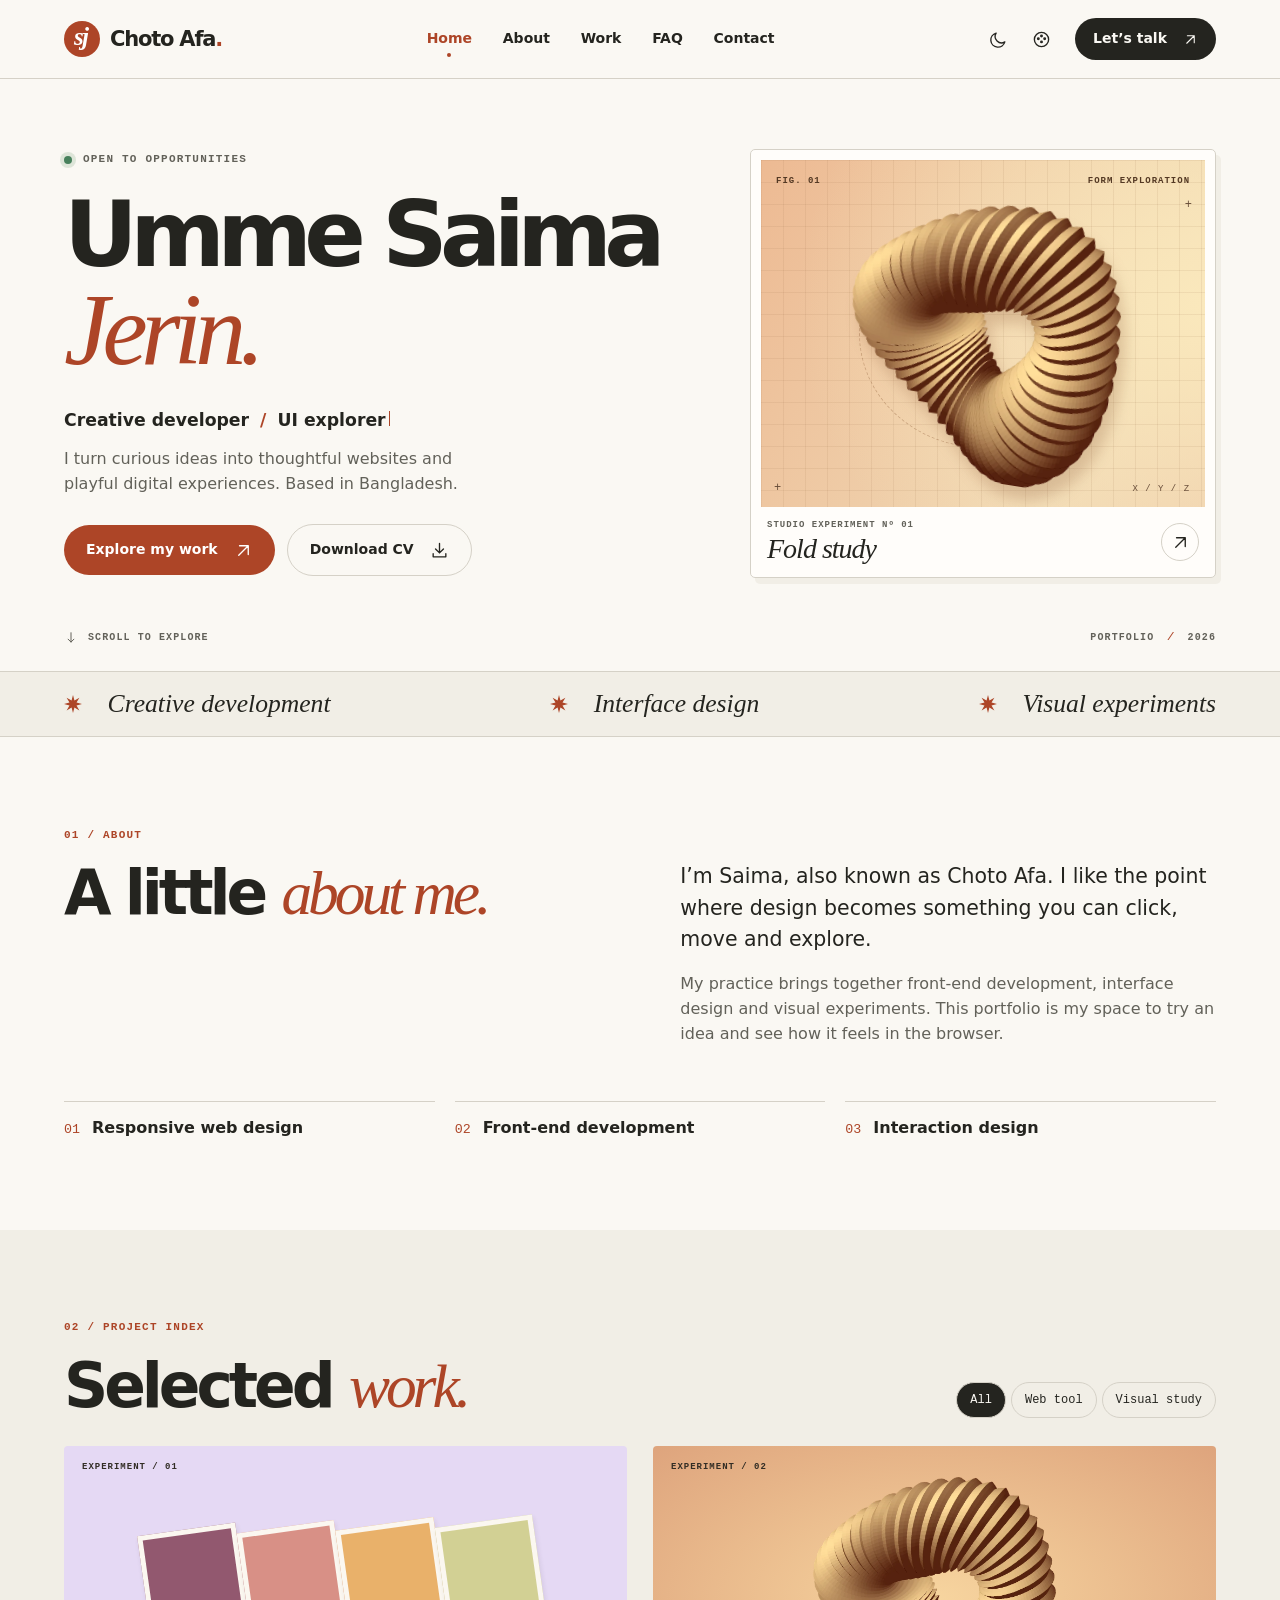
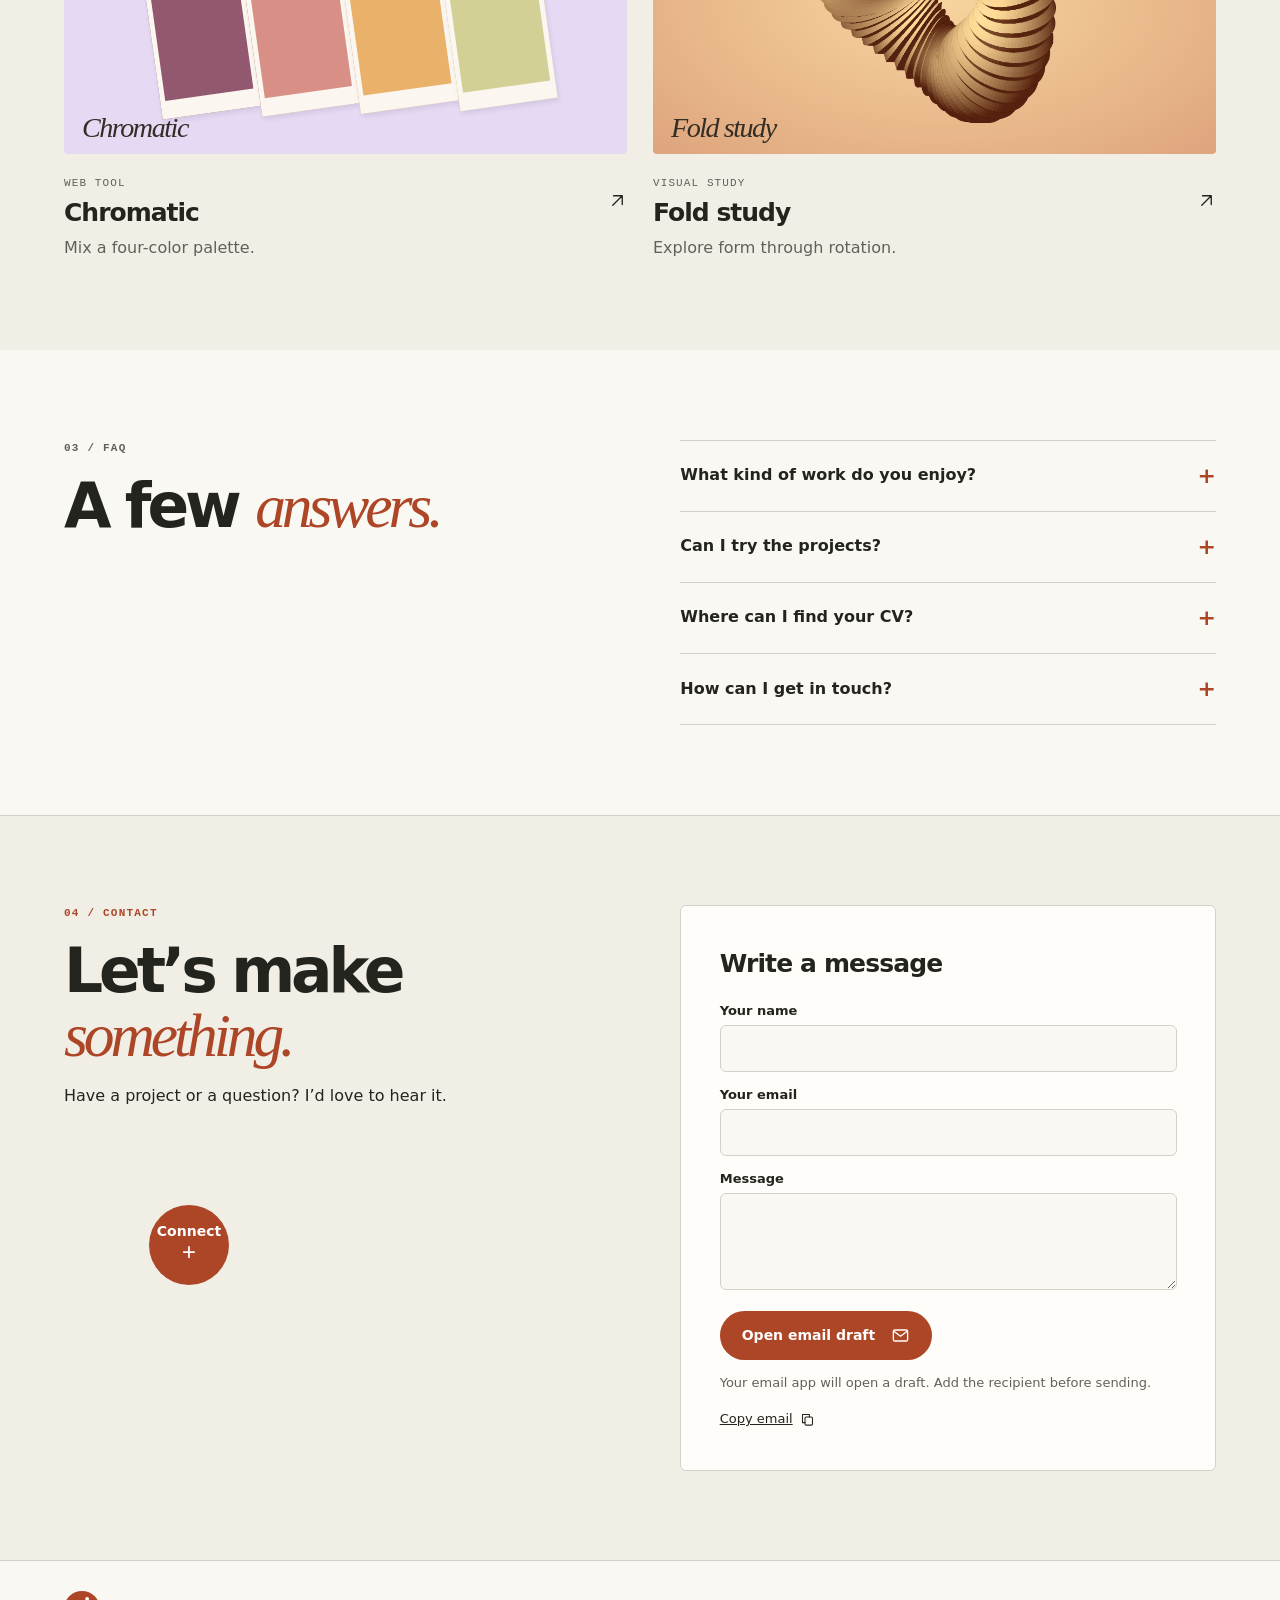
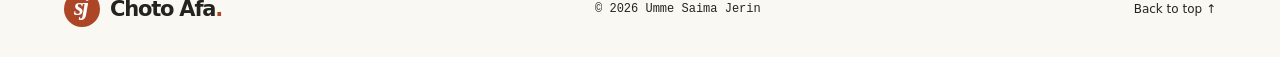
<file: index.html>
<!doctype html>
<html lang="en"><head>
<meta charset="utf-8"><meta name="viewport" content="width=device-width, initial-scale=1">
<title>Umme Saima Jerin | Choto Afa Studio</title>
<meta name="description" content="Explore the creative development portfolio of Umme Saima Jerin, also known as Choto Afa. Try interactive web and visual studies, download a CV, or get in touch.">
<meta property="og:title" content="Umme Saima Jerin — Creative developer"><meta property="og:description" content="A collection of interfaces, visual experiments and small browser tools."><meta property="og:type" content="website">
<meta name="theme-color" content="#f9f7f2"><link rel="icon" href="assets/images/mark.svg">
<link rel="stylesheet" href="assets/css/style.css"><script defer src="assets/js/profile.js"></script><script defer src="assets/js/main.js"></script>
</head><body id="home">
<a class="skip" href="#main">Skip to content</a><div class="loader" aria-hidden="true"><span>sj.</span></div>
<header><div class="progress" aria-hidden="true"></div><div class="wrap bar"><a class="brand" href="#home" aria-label="Choto Afa, home"><span class="mark">sj</span>Choto Afa<span class="brand-dot">.</span></a>
<nav id="navigation" aria-label="Main navigation"><a href="#home" aria-current="location">Home</a><a href="#about" >About</a><a href="#work" >Work</a><a href="#faq" >FAQ</a><a href="#contact" >Contact</a></nav>
<div class="controls"><button class="icon mode" aria-label="Switch to dark mode"><svg class="ico" viewBox="0 0 24 24" fill="none" stroke="currentColor" stroke-width="1.7" stroke-linecap="round" stroke-linejoin="round" aria-hidden="true"><path d="M20 15a8 8 0 0 1-11-11A9 9 0 1 0 20 15Z"/></svg></button><div class="palette-wrap"><button class="icon palette" aria-label="Choose accent color" aria-expanded="false" aria-controls="swatches"><svg class="ico" viewBox="0 0 24 24" fill="none" stroke="currentColor" stroke-width="1.7" stroke-linecap="round" stroke-linejoin="round" aria-hidden="true"><circle cx="12" cy="12" r="9"/><circle cx="12" cy="7.5" r="1"/><circle cx="8" cy="11" r="1"/><circle cx="16" cy="11" r="1"/><circle cx="12" cy="15" r="1"/></svg></button><div id="swatches" hidden><small>ACCENT COLOR</small><div><button style="--swatch:#ad4527" data-color="Clay" aria-label="Clay" title="Clay" aria-pressed="true"></button><button style="--swatch:#3d7046" data-color="Moss" aria-label="Moss" title="Moss" aria-pressed="false"></button><button style="--swatch:#355bb3" data-color="Cobalt" aria-label="Cobalt" title="Cobalt" aria-pressed="false"></button><button style="--swatch:#85508c" data-color="Plum" aria-label="Plum" title="Plum" aria-pressed="false"></button><button style="--swatch:#16746d" data-color="Teal" aria-label="Teal" title="Teal" aria-pressed="false"></button></div></div></div><a class="nav-talk" href="#contact">Let’s talk <svg class="ico" viewBox="0 0 24 24" fill="none" stroke="currentColor" stroke-width="1.7" stroke-linecap="round" stroke-linejoin="round" aria-hidden="true"><path d="M6 18 18 6M7 6h11v11"/></svg></a><button class="icon hamburger" aria-label="Toggle navigation" aria-controls="navigation" aria-expanded="false"><svg class="ico" viewBox="0 0 24 24" fill="none" stroke="currentColor" stroke-width="1.7" stroke-linecap="round" stroke-linejoin="round" aria-hidden="true"><path d="M3 8h18M3 15h18"/></svg></button></div>
</div></header>
<main id="main" tabindex="-1"><section class="hero wrap" aria-labelledby="hero-name"><div class="hero-copy"><p class="eyebrow available"><span class="status"></span> Open to opportunities</p><h1 id="hero-name">Umme Saima<br><em>Jerin<span>.</span></em></h1>
<p class="role">Creative developer <span class="slash">/</span> <span class="typed" aria-hidden="true">UI explorer</span><span class="sr">Interface designer and visual explorer</span></p>
<p class="lead">I turn curious ideas into thoughtful websites and playful digital experiences. Based in Bangladesh.</p>
<div class="actions"><a class="primary" href="#work">Explore my work <svg class="ico" viewBox="0 0 24 24" fill="none" stroke="currentColor" stroke-width="1.7" stroke-linecap="round" stroke-linejoin="round" aria-hidden="true"><path d="M6 18 18 6M7 6h11v11"/></svg></a><a class="secondary" href="assets/files/umme-saima-jerin-cv.pdf" download="Umme-Saima-Jerin-CV.pdf">Download CV <svg class="ico" viewBox="0 0 24 24" fill="none" stroke="currentColor" stroke-width="1.7" stroke-linecap="round" stroke-linejoin="round" aria-hidden="true"><path d="M12 3v12m-5-5 5 5 5-5M4 16v4h16v-4"/></svg></a></div></div>
<figure class="poster tilt"><div class="poster-field"><div class="plate-meta"><span>FIG. 01</span><span>FORM EXPLORATION</span></div><span class="reg reg1">+</span><span class="reg reg2">+</span><div class="guide"></div><img class="sculpture" src="assets/images/fold.webp" width="900" height="915" alt="A copper-colored, ribbed torus folded into a sculptural loop" fetchpriority="high"><span class="axes">X / Y / Z</span></div>
<figcaption><div><span class="eyebrow">STUDIO EXPERIMENT Nº 01</span><b>Fold study</b></div><a href="demos/fold.html" aria-label="Open Fold study"><svg class="ico" viewBox="0 0 24 24" fill="none" stroke="currentColor" stroke-width="1.7" stroke-linecap="round" stroke-linejoin="round" aria-hidden="true"><path d="M6 18 18 6M7 6h11v11"/></svg></a></figcaption></figure>
</section><div class="wrap hero-foot"><a href="#about"><svg class="ico" viewBox="0 0 24 24" fill="none" stroke="currentColor" stroke-width="1.7" stroke-linecap="round" stroke-linejoin="round" aria-hidden="true"><path d="M12 3v16m-5-5 5 5 5-5"/></svg> Scroll to explore</a><span>PORTFOLIO <i>/</i> 2026</span></div>
<div class="discipline" aria-label="Areas of interest"><div class="wrap"><span><svg class="ico" viewBox="0 0 24 24" fill="none" stroke="currentColor" stroke-width="1.7" stroke-linecap="round" stroke-linejoin="round" aria-hidden="true"><path fill="currentColor" stroke="none" d="m12 0 1.9 7.3L20.5 3.5l-3.8 6.6L24 12l-7.3 1.9 3.8 6.6-6.6-3.8L12 24l-1.9-7.3-6.6 3.8 3.8-6.6L0 12l7.3-1.9-3.8-6.6 6.6 3.8z"/></svg>Creative development</span><span><svg class="ico" viewBox="0 0 24 24" fill="none" stroke="currentColor" stroke-width="1.7" stroke-linecap="round" stroke-linejoin="round" aria-hidden="true"><path fill="currentColor" stroke="none" d="m12 0 1.9 7.3L20.5 3.5l-3.8 6.6L24 12l-7.3 1.9 3.8 6.6-6.6-3.8L12 24l-1.9-7.3-6.6 3.8 3.8-6.6L0 12l7.3-1.9-3.8-6.6 6.6 3.8z"/></svg>Interface design</span><span><svg class="ico" viewBox="0 0 24 24" fill="none" stroke="currentColor" stroke-width="1.7" stroke-linecap="round" stroke-linejoin="round" aria-hidden="true"><path fill="currentColor" stroke="none" d="m12 0 1.9 7.3L20.5 3.5l-3.8 6.6L24 12l-7.3 1.9 3.8 6.6-6.6-3.8L12 24l-1.9-7.3-6.6 3.8 3.8-6.6L0 12l7.3-1.9-3.8-6.6 6.6 3.8z"/></svg>Visual experiments</span></div></div>
<section class="section wrap" id="about"><p class="eyebrow section-id">01 / ABOUT</p><div class="split"><h2>A little <em>about me.</em></h2><div><p class="intro">I’m Saima, also known as Choto Afa. I like the point where design becomes something you can click, move and explore.</p><p class="muted">My practice brings together front-end development, interface design and visual experiments. This portfolio is my space to try an idea and see how it feels in the browser.</p></div></div>
<div class="skills" id="services"><div><small>01</small><b>Responsive web design</b></div><div><small>02</small><b>Front-end development</b></div><div><small>03</small><b>Interaction design</b></div></div></section>
<section class="section work-section" id="work"><div class="wrap"><p class="eyebrow section-id">02 / PROJECT INDEX</p><div class="section-top"><h2>Selected <em>work.</em></h2><div class="filters" role="group" aria-label="Filter projects"><button aria-pressed="true" data-filter="All">All</button><button aria-pressed="false" data-filter="Web tool">Web tool</button><button aria-pressed="false" data-filter="Visual study">Visual study</button></div></div>
<div class="projects"><article data-category="Web tool"><button class="project" data-project="chromatic" aria-haspopup="dialog"><span class="project-art chromatic"><span class="art-id">EXPERIMENT / 01</span><span class="chips"><i></i><i></i><i></i><i></i></span><span class="art-word">Chromatic</span></span><span class="project-meta"><span><small>Web tool</small><b>Chromatic</b></span><svg class="ico" viewBox="0 0 24 24" fill="none" stroke="currentColor" stroke-width="1.7" stroke-linecap="round" stroke-linejoin="round" aria-hidden="true"><path d="M6 18 18 6M7 6h11v11"/></svg></span></button><p>Mix a four-color palette.</p></article><article data-category="Visual study"><button class="project" data-project="fold" aria-haspopup="dialog"><span class="project-art fold"><span class="art-id">EXPERIMENT / 02</span><img loading="lazy" src="assets/images/fold.webp" alt="" width="900" height="915"><span class="art-word">Fold study</span></span><span class="project-meta"><span><small>Visual study</small><b>Fold study</b></span><svg class="ico" viewBox="0 0 24 24" fill="none" stroke="currentColor" stroke-width="1.7" stroke-linecap="round" stroke-linejoin="round" aria-hidden="true"><path d="M6 18 18 6M7 6h11v11"/></svg></span></button><p>Explore form through rotation.</p></article></div></div></section>
<section class="section wrap faq" id="faq"><div><p class="eyebrow section-id">03 / FAQ</p><h2>A few <em>answers.</em></h2></div><div><details><summary>What kind of work do you enjoy?<span aria-hidden="true">+</span></summary><p>I enjoy building responsive websites and exploring the small details of an interface, from typography to the way a button feels.</p></details><details><summary>Can I try the projects?<span aria-hidden="true">+</span></summary><p>Yes. Open a study in Selected work and choose Live demo. Each experiment runs in your browser.</p></details><details><summary>Where can I find your CV?<span aria-hidden="true">+</span></summary><p>Use Download CV in the introduction to save a one-page PDF.</p></details><details><summary>How can I get in touch?<span aria-hidden="true">+</span></summary><p>Use the contact form to prepare an email, or open Connect to explore the social channels.</p></details></div></section>
<section class="contact-section" id="contact"><div class="wrap contact-grid"><div><p class="eyebrow section-id">04 / CONTACT</p><h2>Let’s make<br><em>something.</em></h2><p>Have a project or a question? I’d love to hear it.</p>
<div class="orbit"><button class="hub" aria-expanded="false" aria-controls="channels">Connect <span>+</span></button><div id="channels" inert aria-hidden="true"><button class="satellite" data-channel="0" aria-label="WhatsApp" title="WhatsApp" style="--x:0px;--y:-93px">WA</button><button class="satellite" data-channel="1" aria-label="Facebook" title="Facebook" style="--x:88px;--y:-29px">f</button><button class="satellite" data-channel="2" aria-label="GitHub" title="GitHub" style="--x:55px;--y:75px">GH</button><button class="satellite" data-channel="3" aria-label="X / Twitter" title="X / Twitter" style="--x:-55px;--y:75px">𝕏</button><button class="satellite" data-channel="4" aria-label="Messenger" title="Messenger" style="--x:-88px;--y:-29px">ϟ</button></div></div></div>
<form id="contactForm"><h3>Write a message</h3><label for="name">Your name</label><input id="name" name="name" required maxlength="100" autocomplete="name"><label for="email">Your email</label><input id="email" type="email" name="email" required maxlength="254" autocomplete="email"><label for="message">Message</label><textarea id="message" name="message" required maxlength="3000" rows="3"></textarea><button class="primary">Open email draft <svg class="ico" viewBox="0 0 24 24" fill="none" stroke="currentColor" stroke-width="1.7" stroke-linecap="round" stroke-linejoin="round" aria-hidden="true"><rect x="3" y="5" width="18" height="14" rx="2"/><path d="m4 7 8 6 8-6"/></svg></button><p class="form-note" id="emailNote">Review and send in your email app.</p><button class="copy" type="button" id="copyEmail">Copy email <svg class="ico" viewBox="0 0 24 24" fill="none" stroke="currentColor" stroke-width="1.7" stroke-linecap="round" stroke-linejoin="round" aria-hidden="true"><rect x="8" y="8" width="12" height="13" rx="2"/><path d="M15 8V4H4v13h4"/></svg></button></form></div></section>
</main><footer class="wrap"><a class="brand" href="#home" aria-label="Choto Afa, home"><span class="mark">sj</span>Choto Afa<span class="brand-dot">.</span></a><small>© 2026 Umme Saima Jerin</small><a href="#home">Back to top ↑</a></footer><a class="top" href="#home" aria-label="Back to top">↑</a><div id="toast" role="status" aria-live="polite"></div>
<dialog id="projectDialog" aria-labelledby="dialog-title"><button class="icon dialog-close" aria-label="Close project"><svg class="ico" viewBox="0 0 24 24" fill="none" stroke="currentColor" stroke-width="1.7" stroke-linecap="round" stroke-linejoin="round" aria-hidden="true"><path d="m6 6 12 12M18 6 6 18"/></svg></button><p class="eyebrow section-id" id="dialog-kind"></p><h2 id="dialog-title"></h2><p id="dialog-copy"></p><div class="actions"><a class="primary" id="demoLink">Live demo <svg class="ico" viewBox="0 0 24 24" fill="none" stroke="currentColor" stroke-width="1.7" stroke-linecap="round" stroke-linejoin="round" aria-hidden="true"><path d="M6 18 18 6M7 6h11v11"/></svg></a><a class="secondary" id="repoLink" target="_blank" rel="noopener" hidden>GitHub repository <svg class="ico" viewBox="0 0 24 24" fill="none" stroke="currentColor" stroke-width="1.7" stroke-linecap="round" stroke-linejoin="round" aria-hidden="true"><path d="M6 18 18 6M7 6h11v11"/></svg></a></div><small id="repoNote">Repository link pending.</small></dialog>
</body></html>
</file>
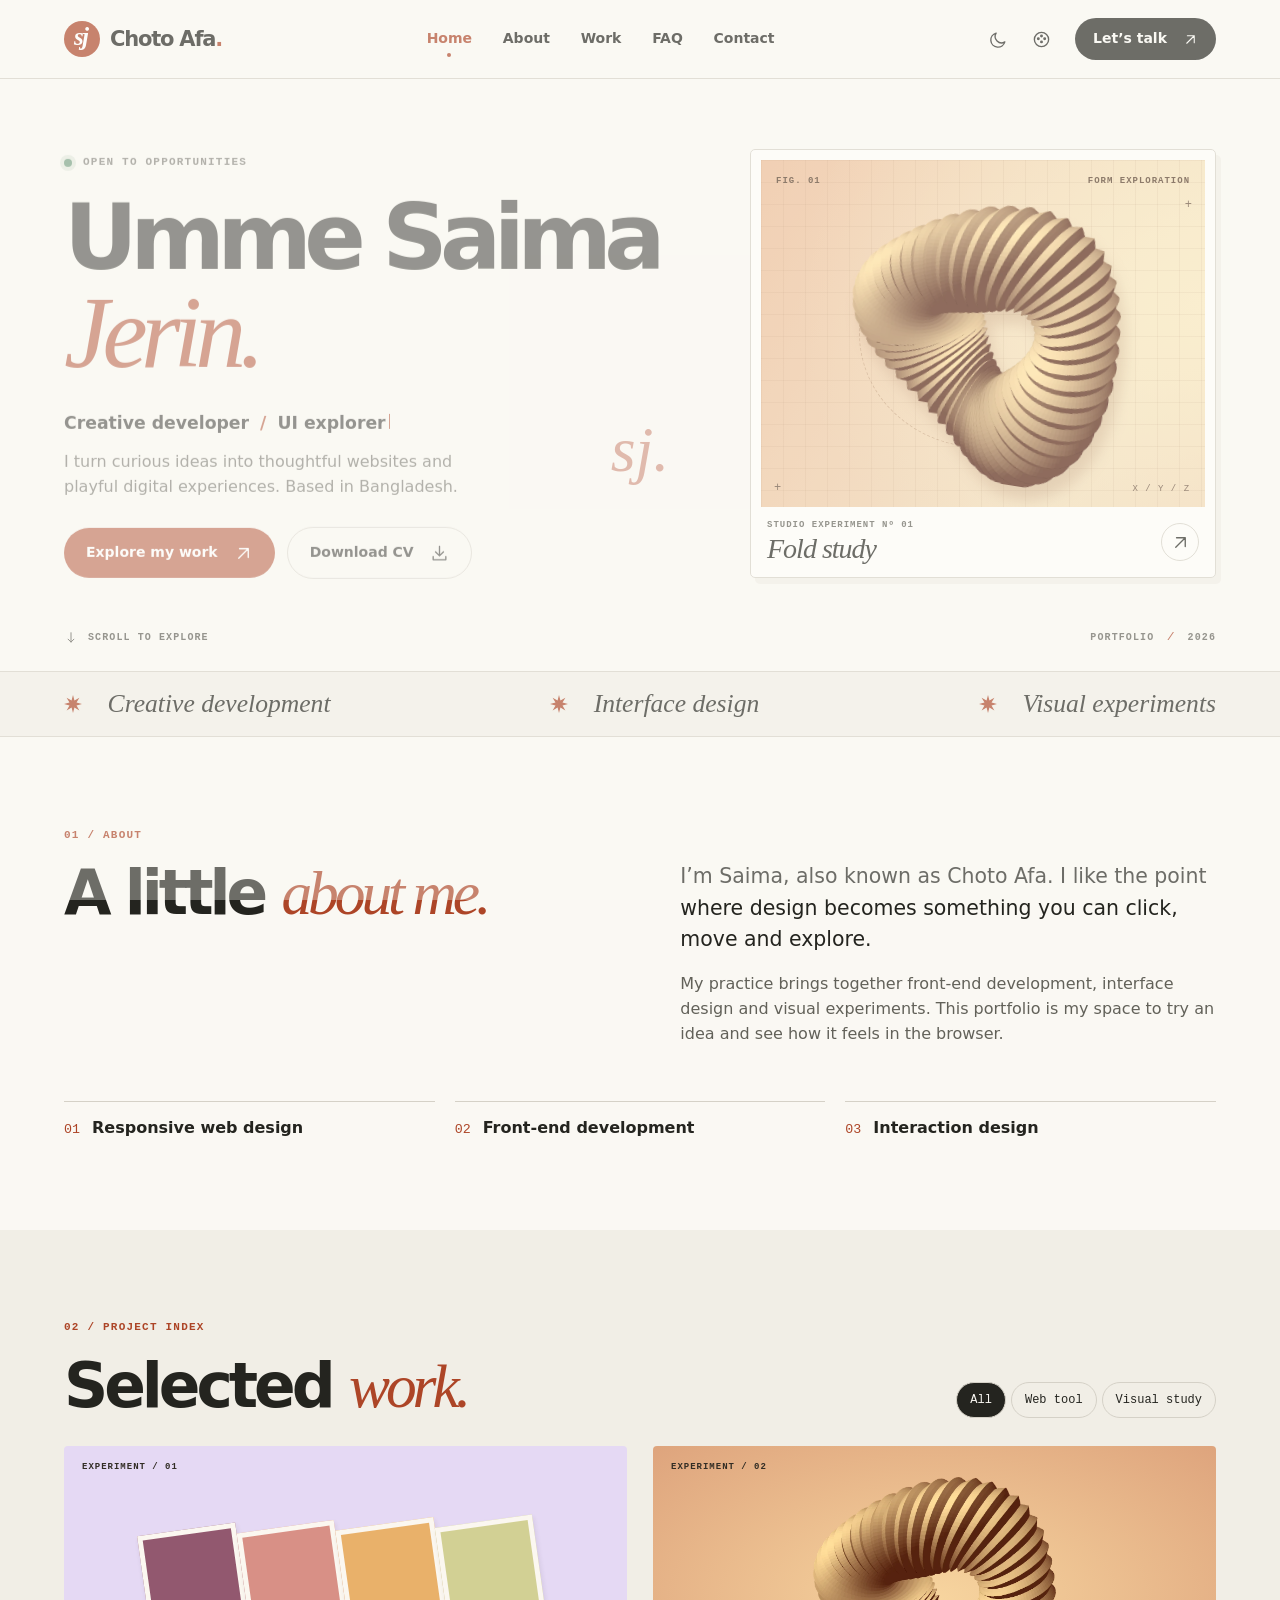
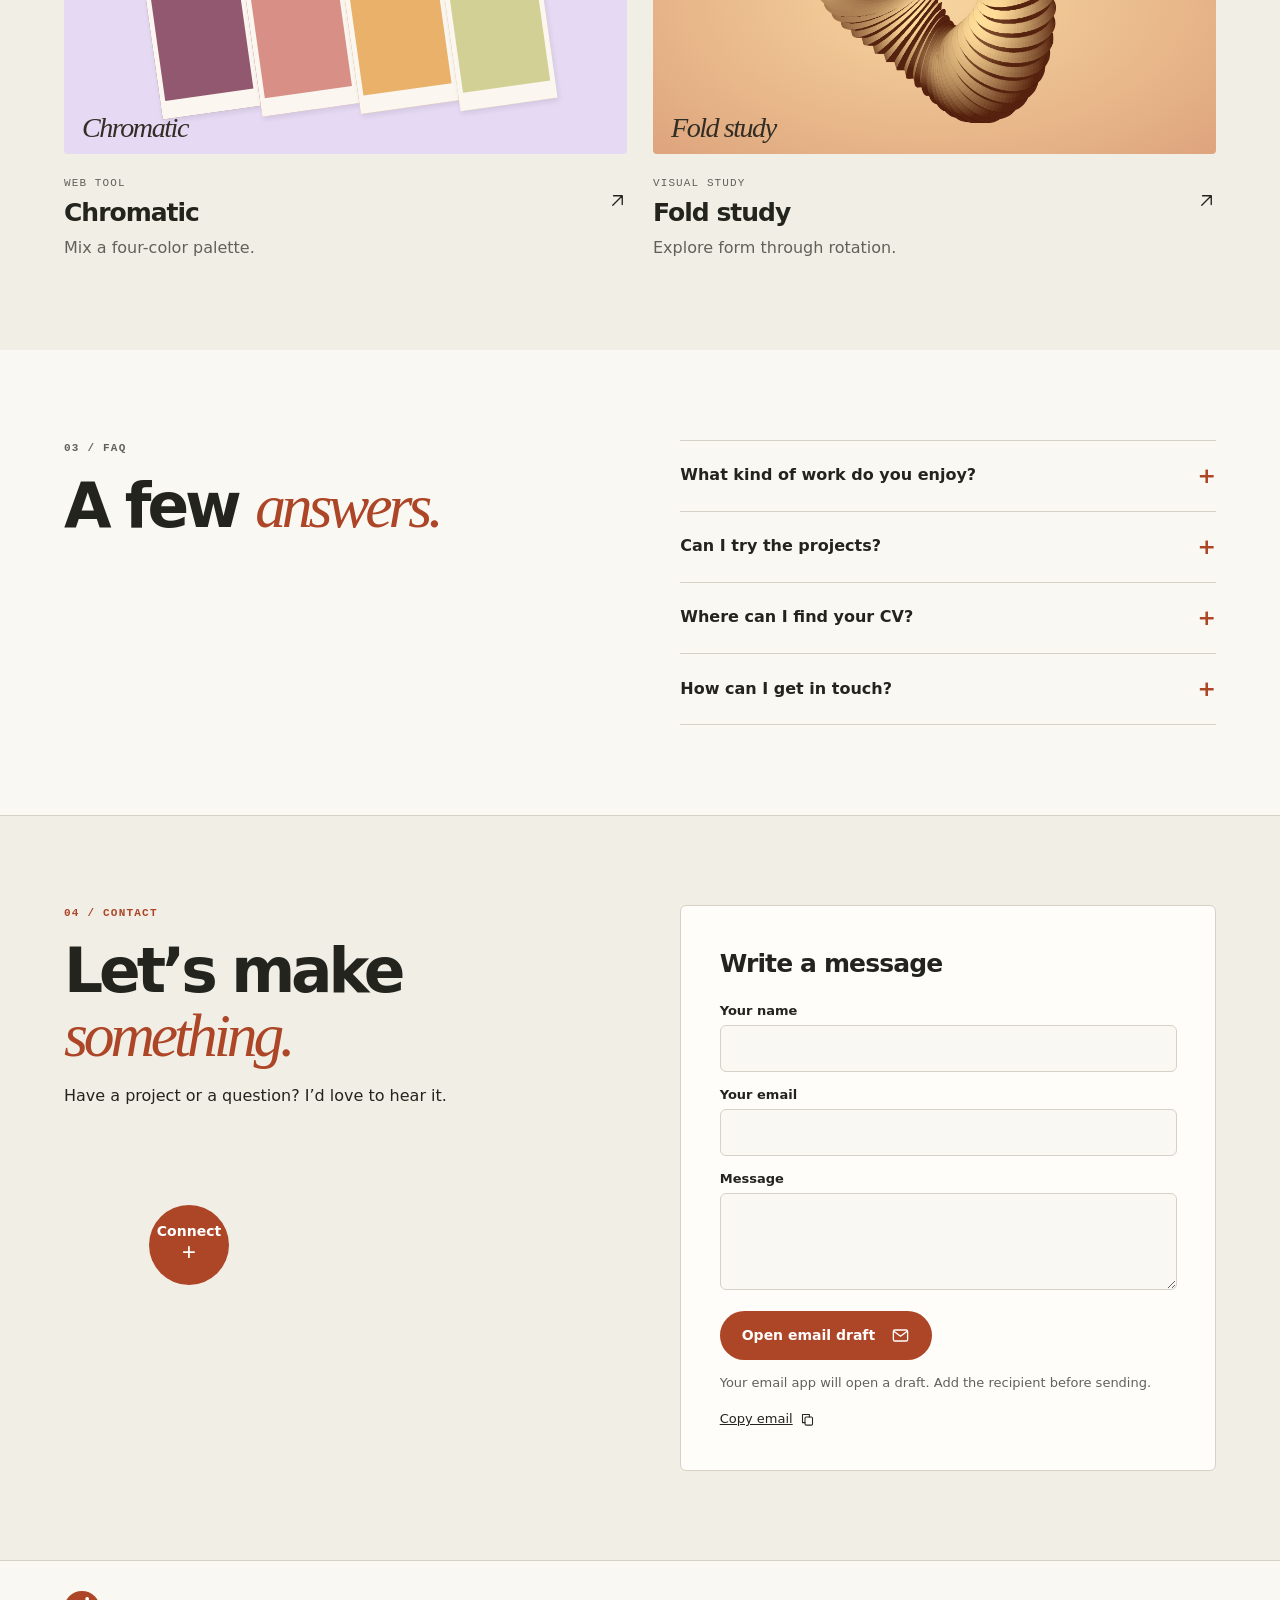
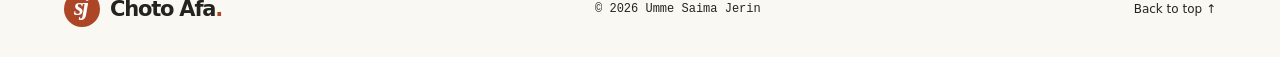
<file: about.html>
<!doctype html><html lang="en"><head><meta charset="utf-8"><meta name="viewport" content="width=device-width,initial-scale=1"><title>About | Umme Saima Jerin</title><meta http-equiv="refresh" content="0; url=index.html#about"></head><body><a href="index.html#about">Visit about</a></body></html>
</file>
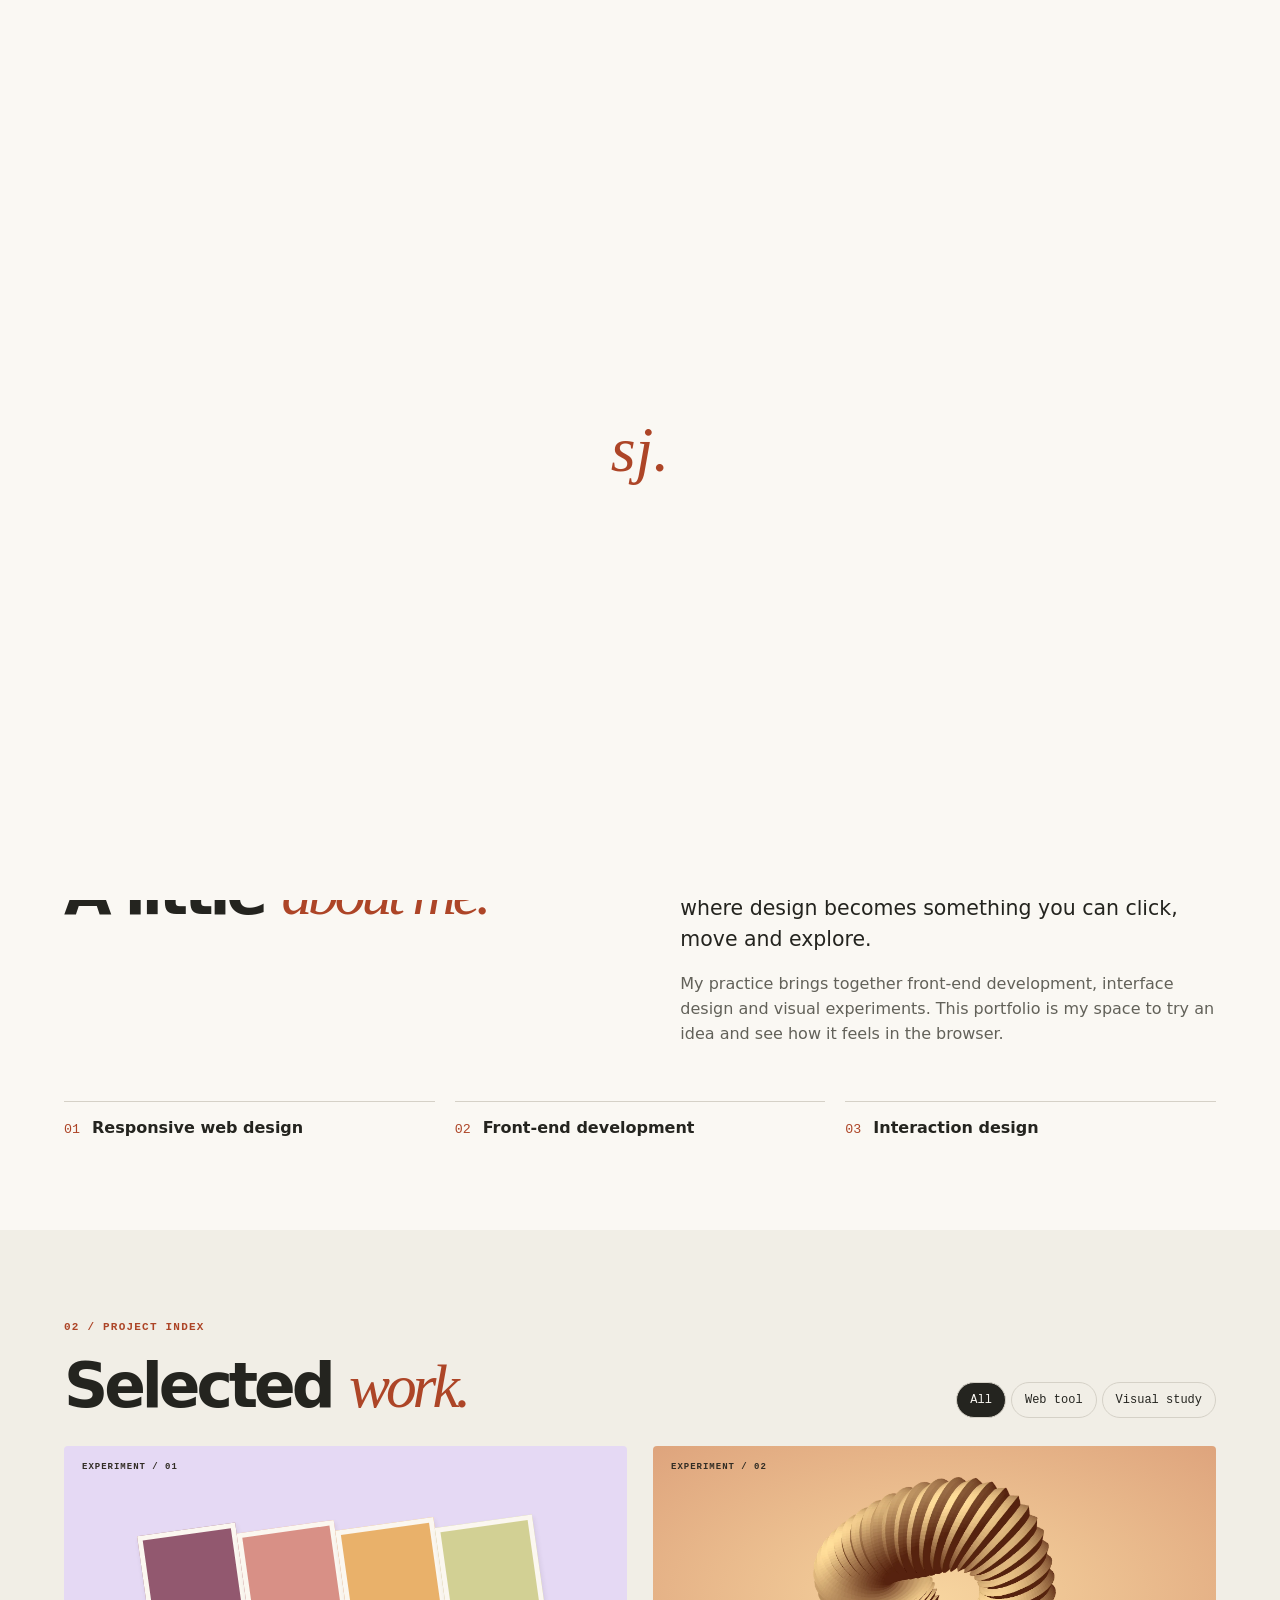
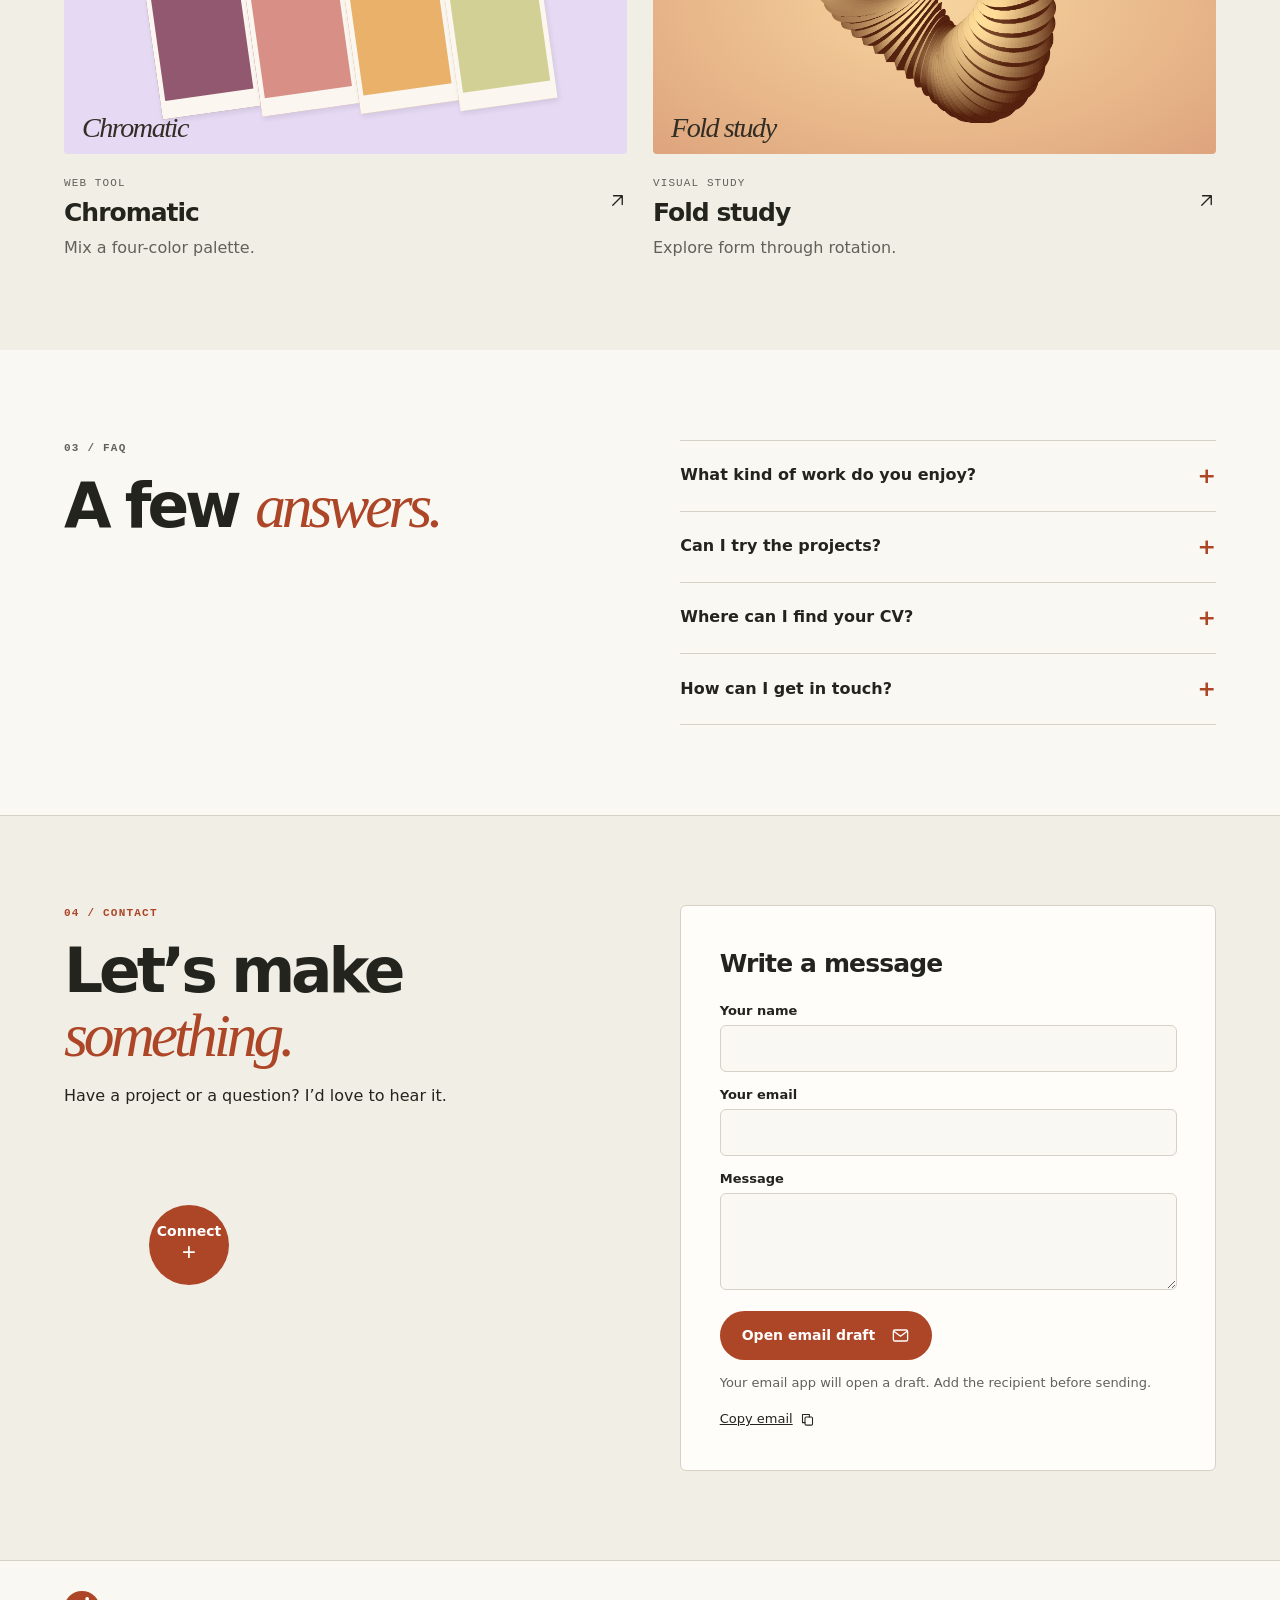
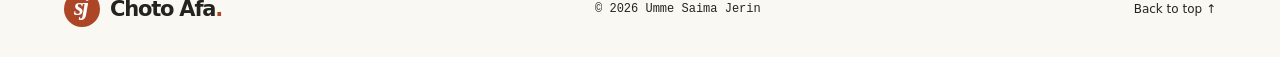
<file: contact.html>
<!doctype html><html lang="en"><head><meta charset="utf-8"><meta name="viewport" content="width=device-width,initial-scale=1"><title>Contact | Umme Saima Jerin</title><meta http-equiv="refresh" content="0; url=index.html#contact"></head><body><a href="index.html#contact">Visit contact</a></body></html>
</file>
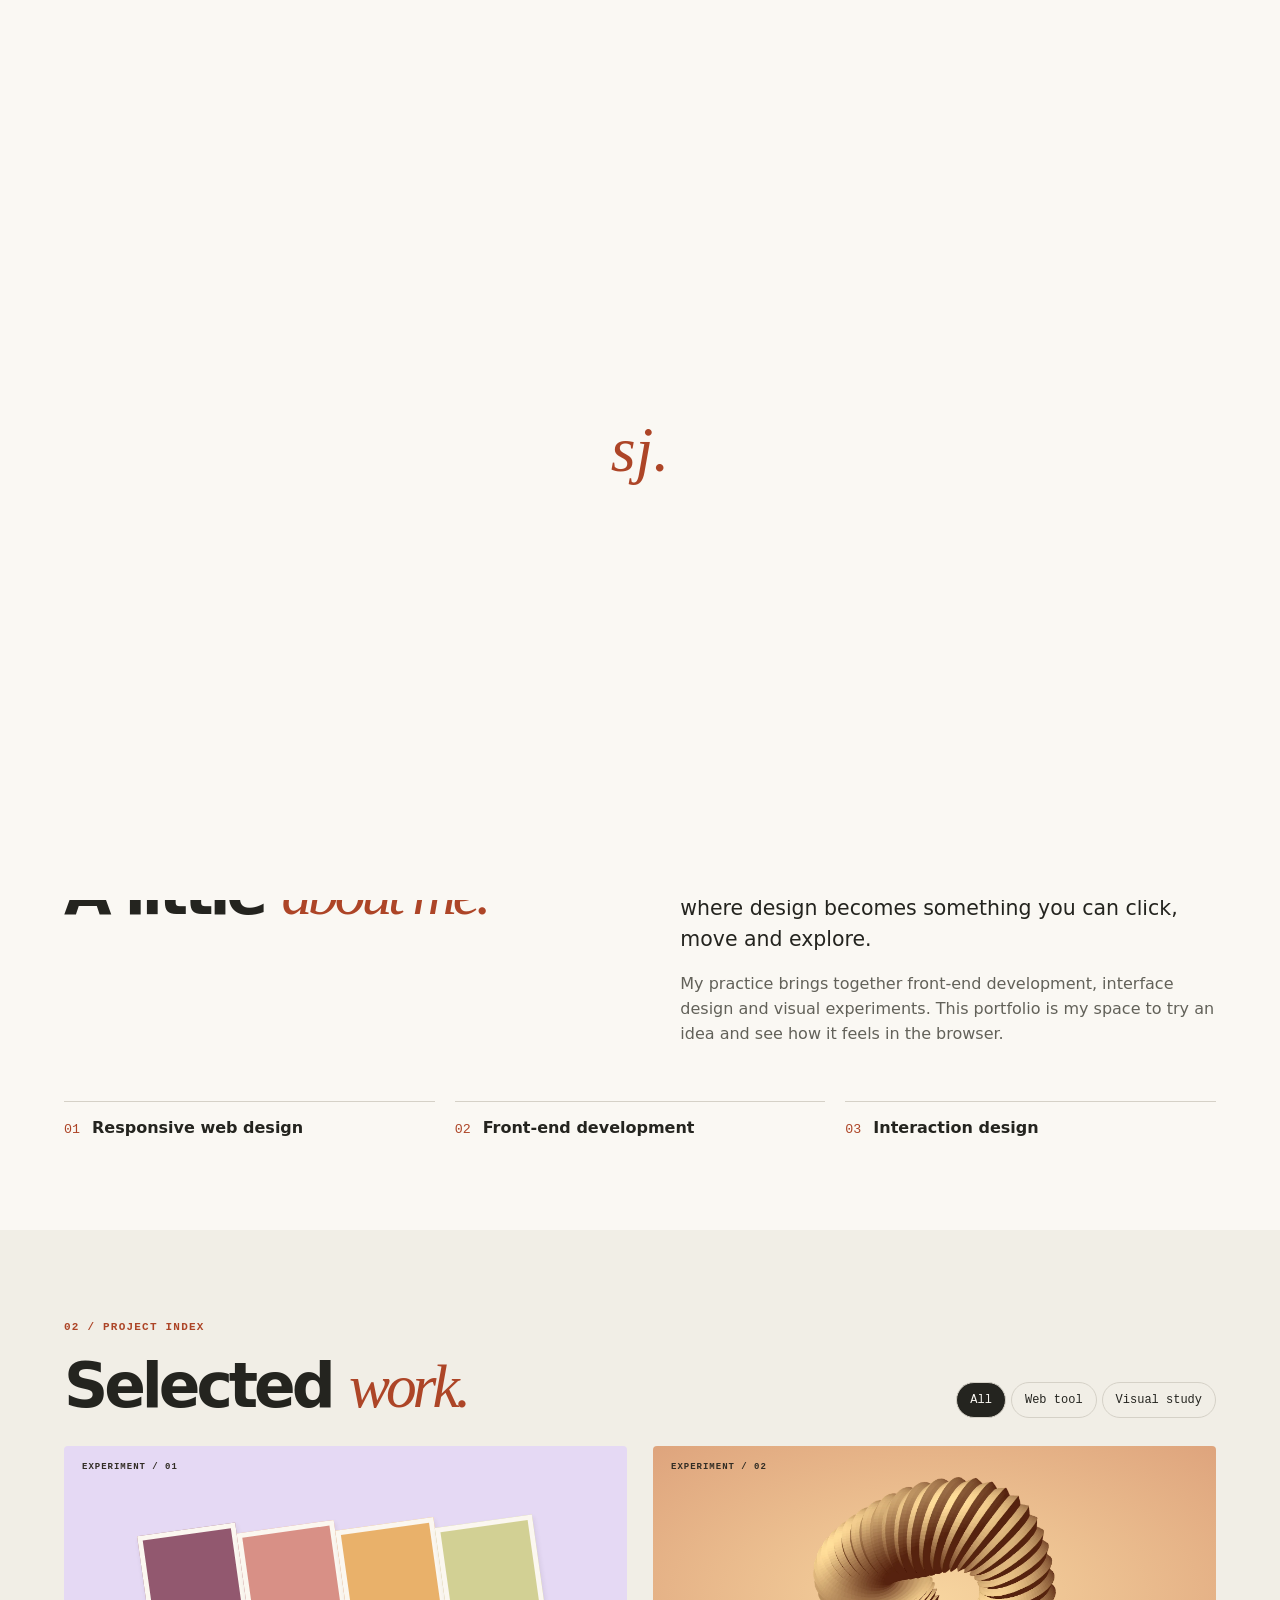
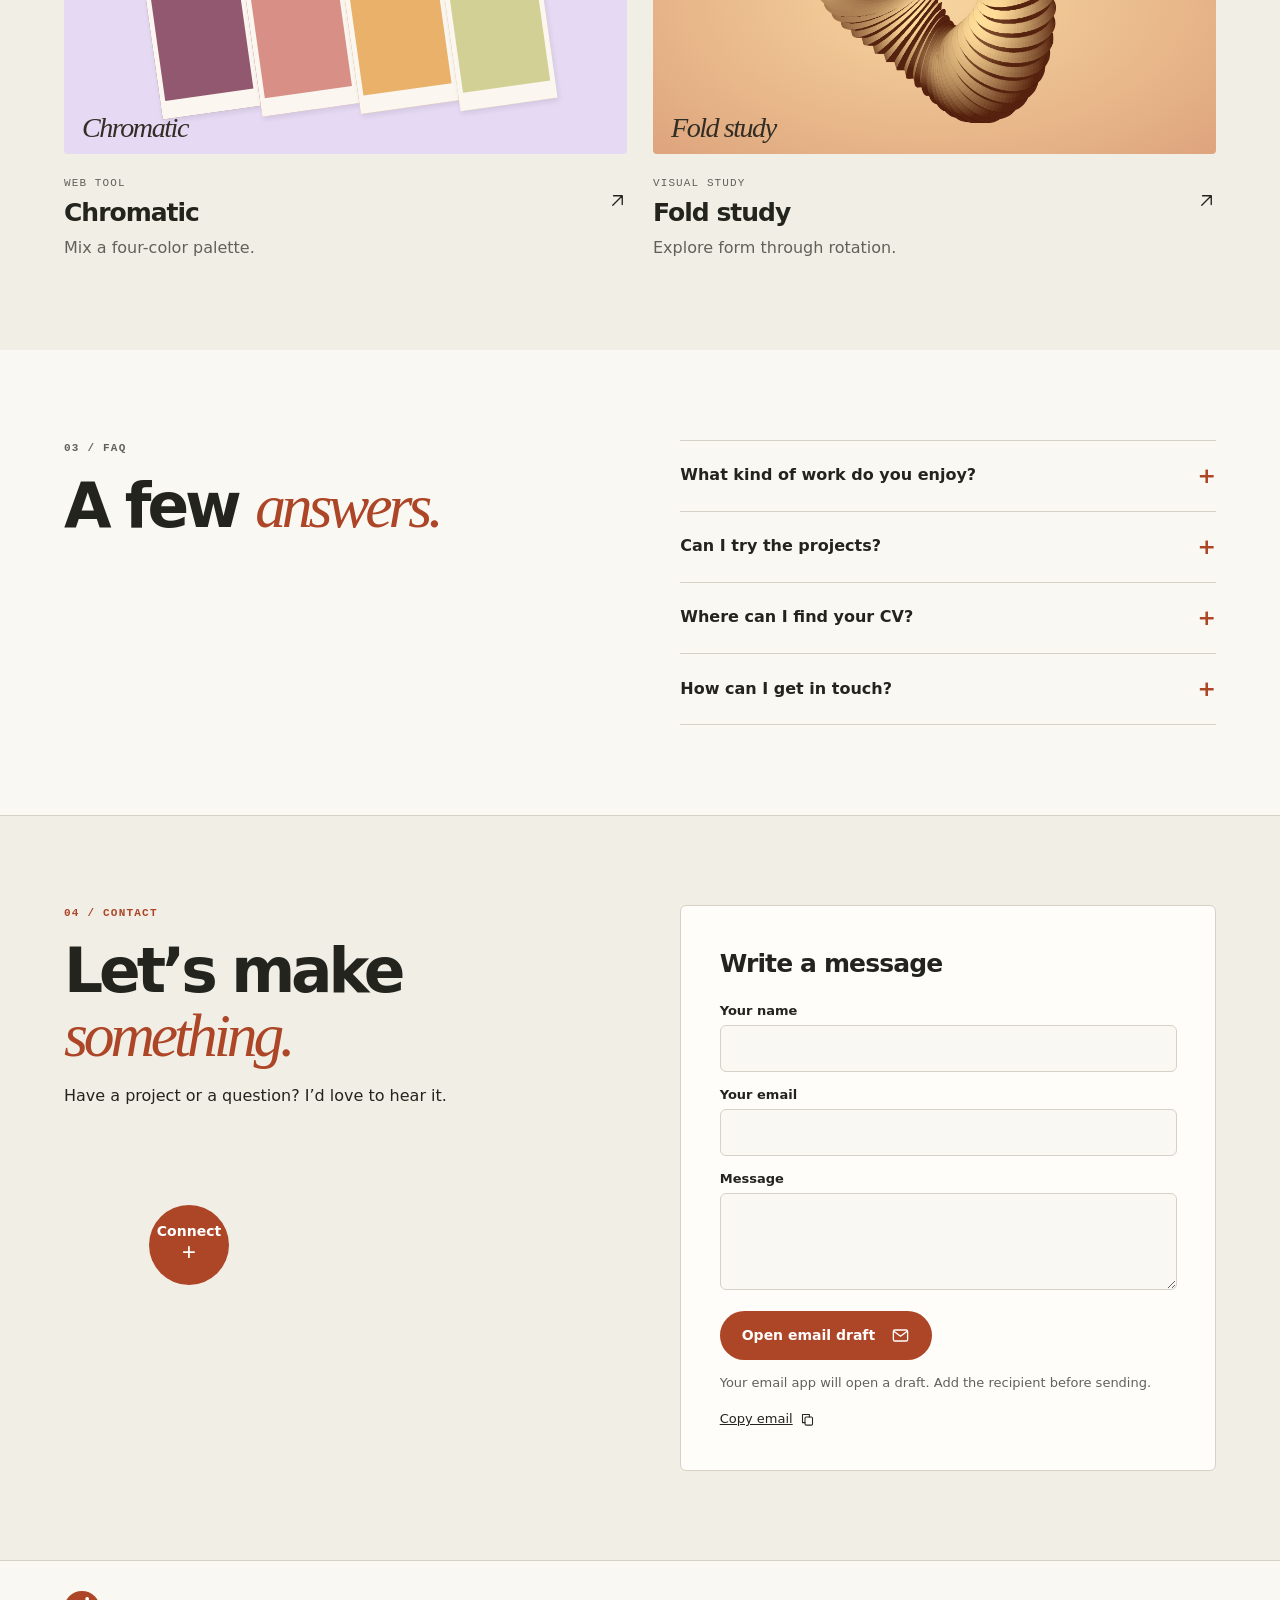
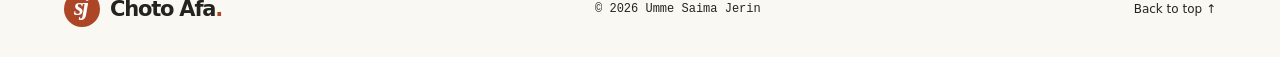
<file: projects.html>
<!doctype html><html lang="en"><head><meta charset="utf-8"><meta name="viewport" content="width=device-width,initial-scale=1"><title>Projects | Umme Saima Jerin</title><meta http-equiv="refresh" content="0; url=index.html#work"></head><body><a href="index.html#work">Visit projects</a></body></html>
</file>
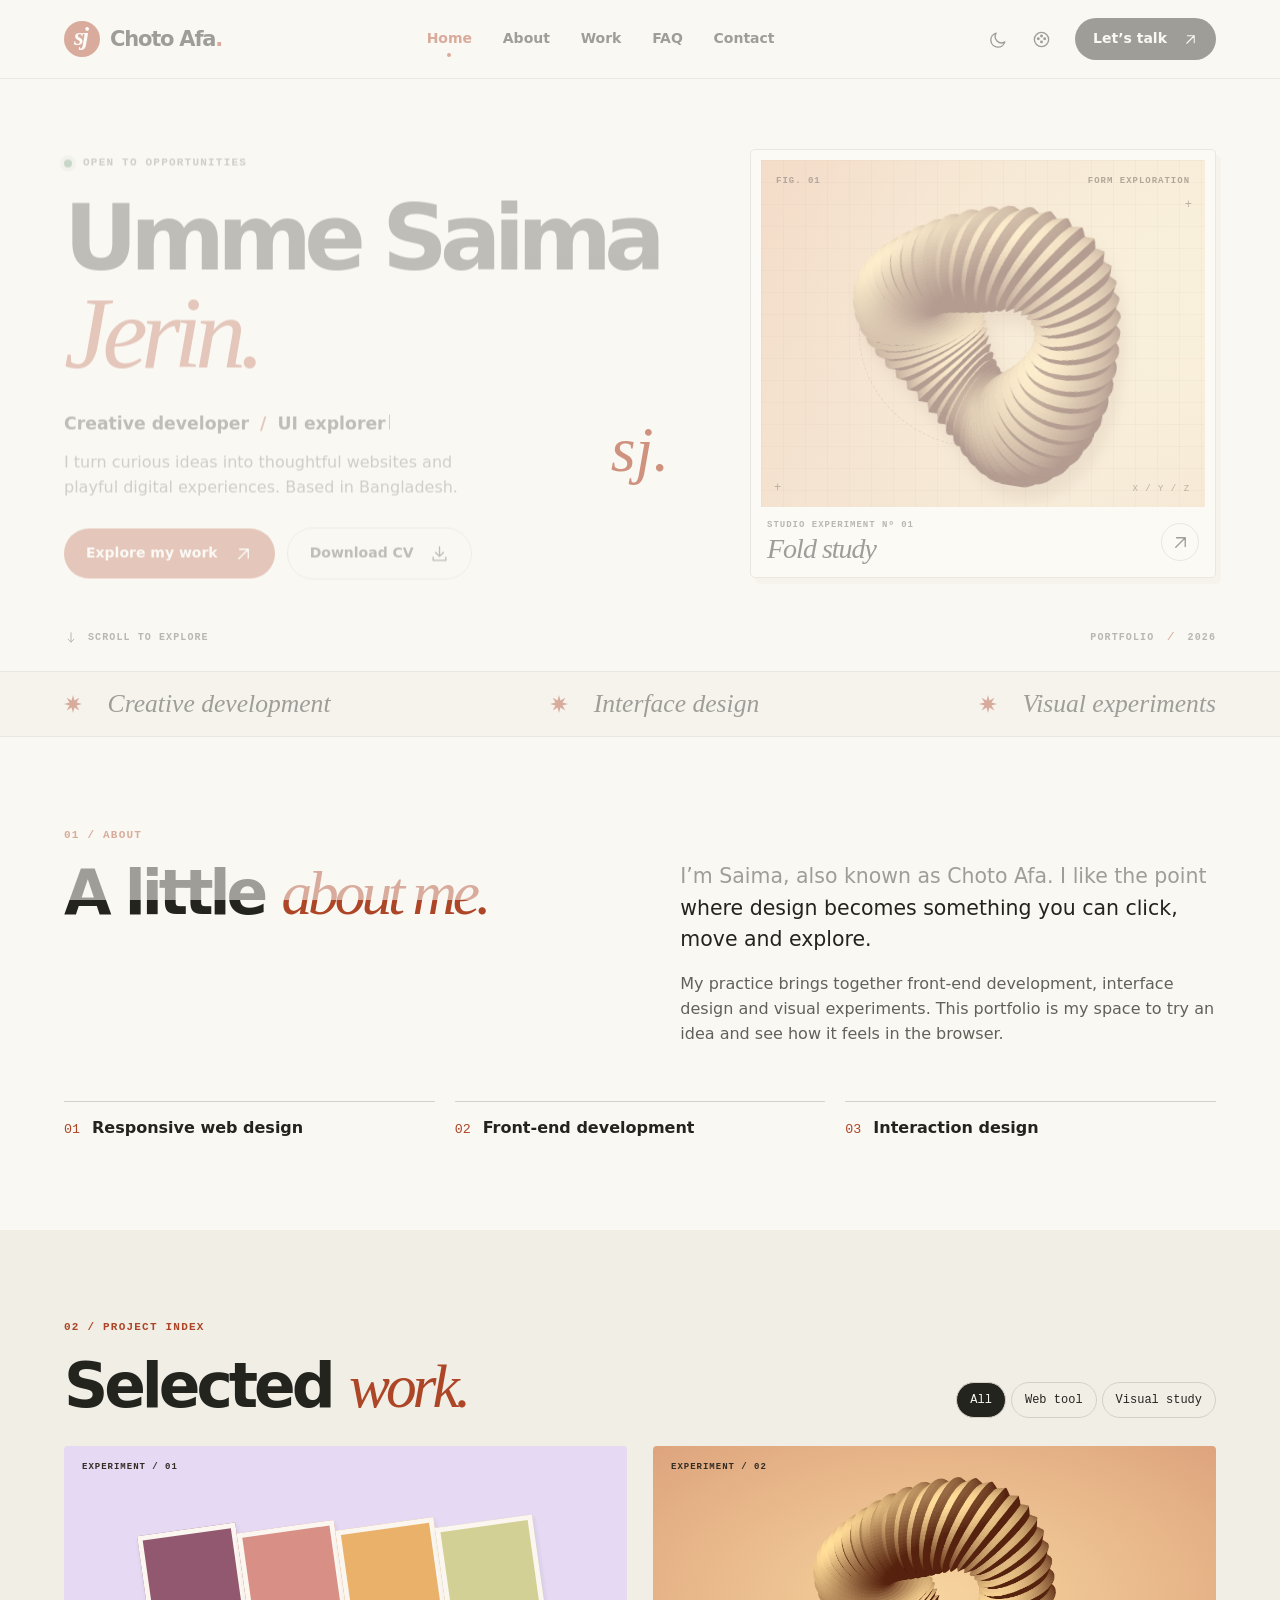
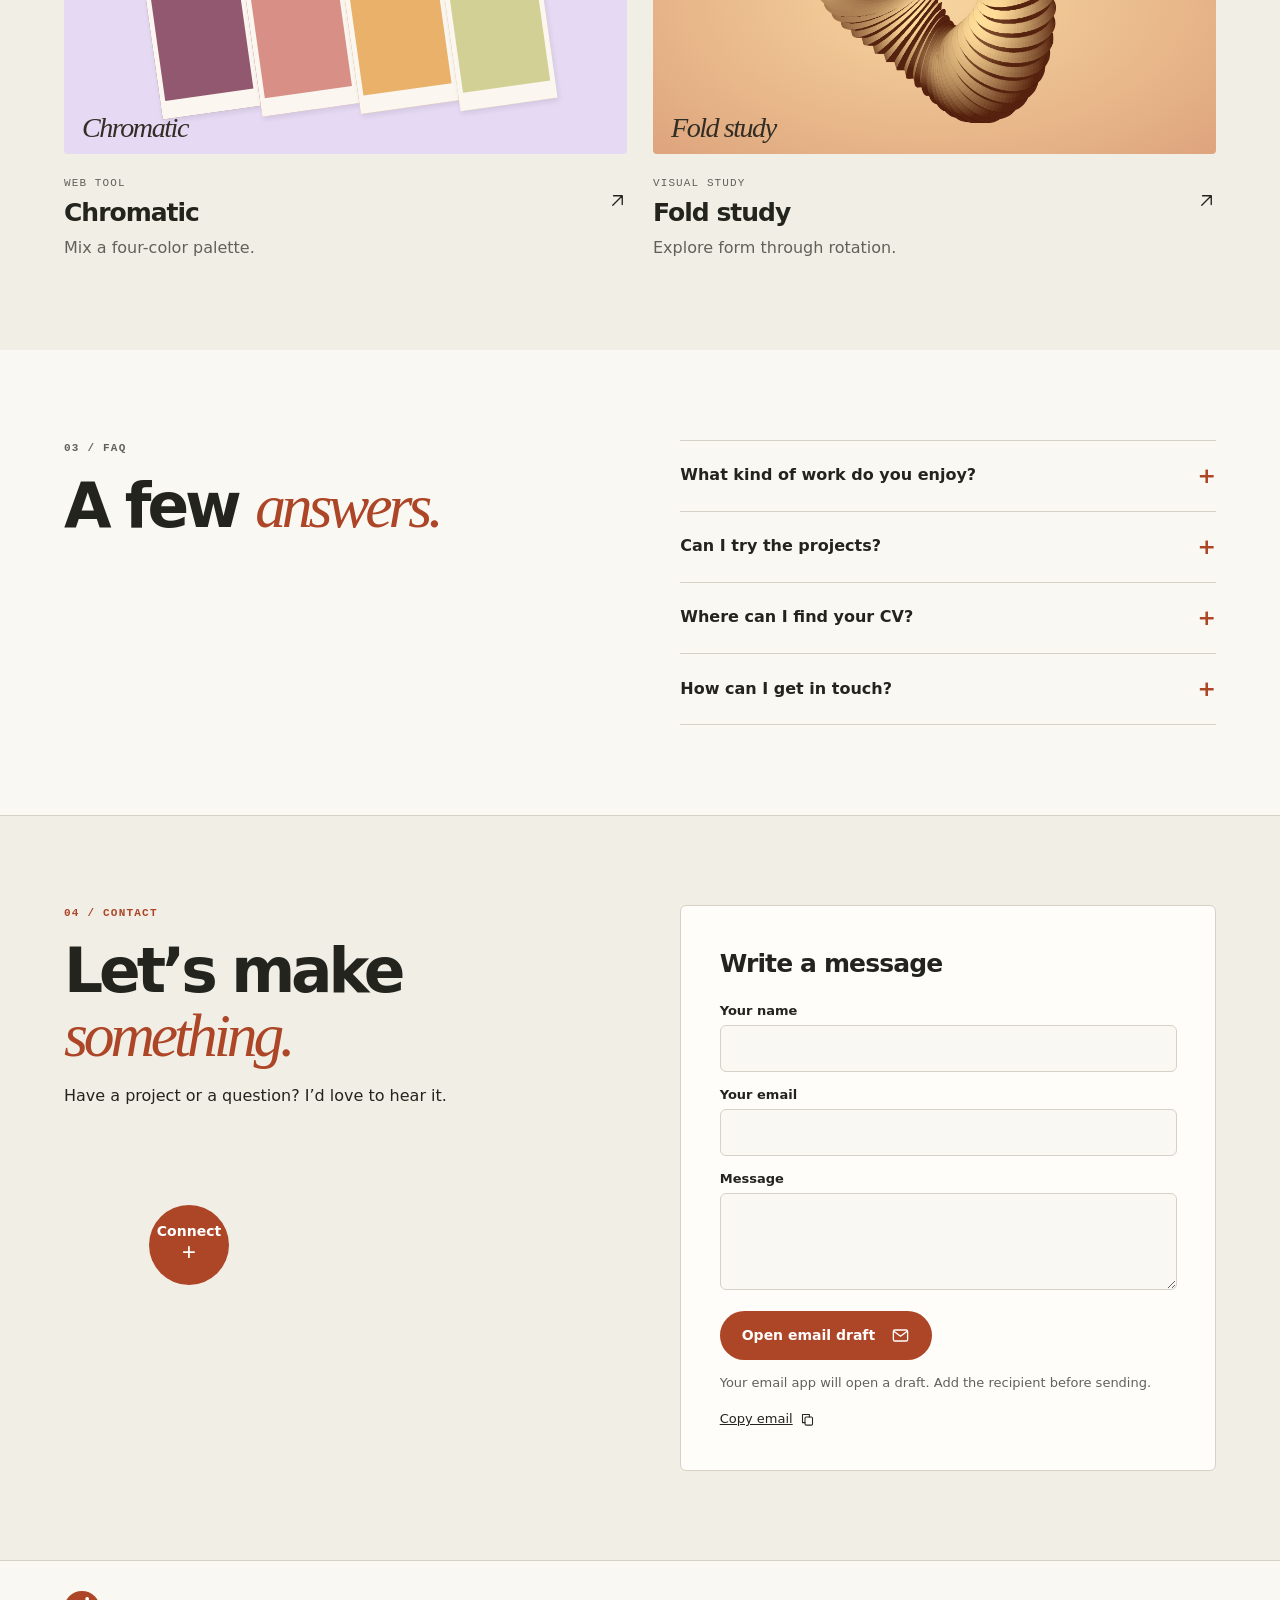
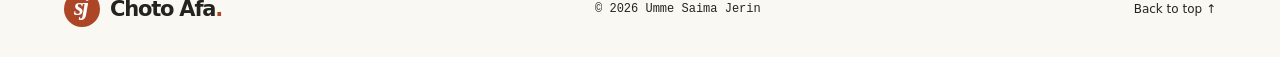
<file: services.html>
<!doctype html><html lang="en"><head><meta charset="utf-8"><meta name="viewport" content="width=device-width,initial-scale=1"><title>Services | Umme Saima Jerin</title><meta http-equiv="refresh" content="0; url=index.html#services"></head><body><a href="index.html#services">Visit services</a></body></html>
</file>
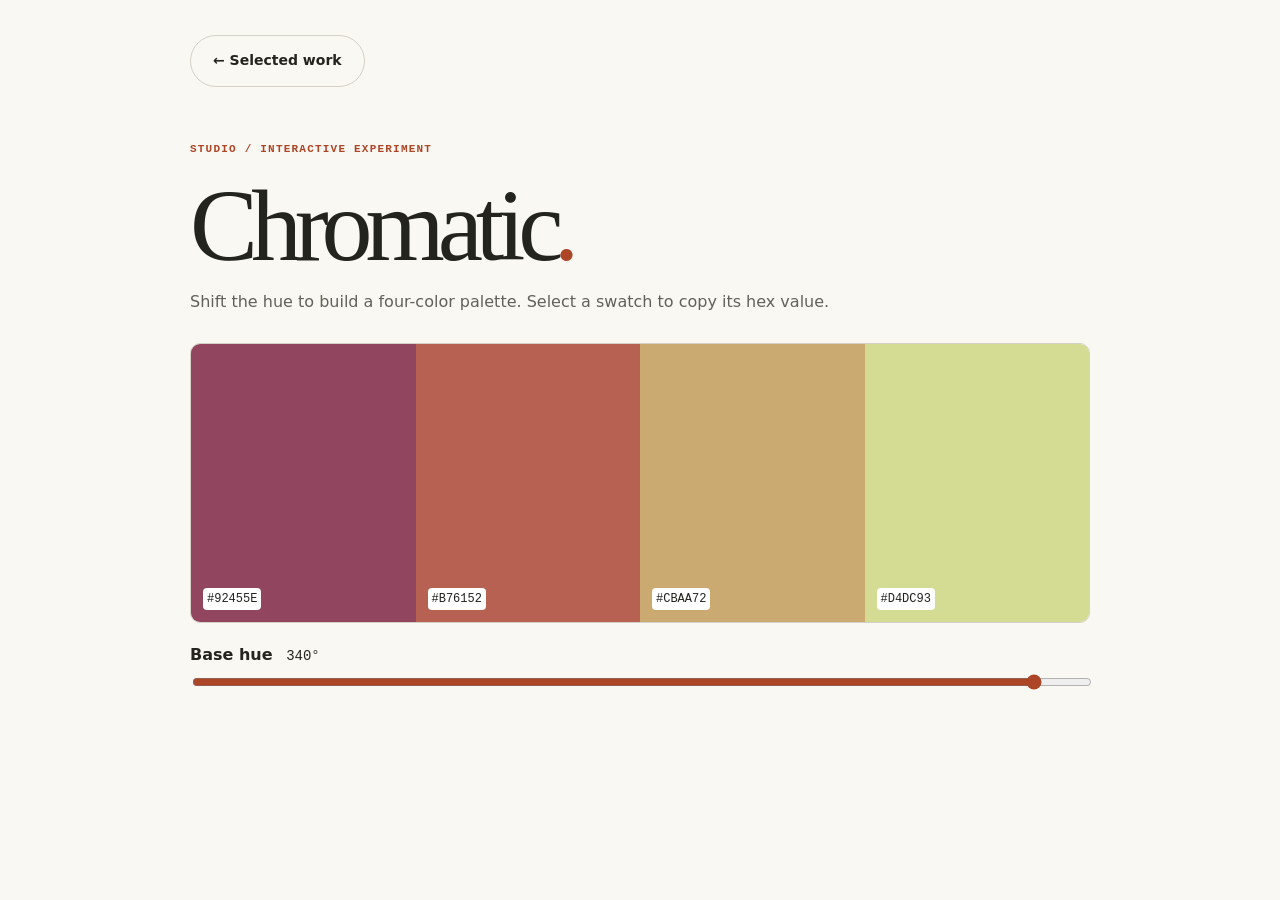
<file: demos/chromatic.html>
<!doctype html><html lang="en"><head><meta charset="utf-8"><meta name="viewport" content="width=device-width,initial-scale=1"><meta name="description" content="Shift the hue to build a four-color palette. Select a swatch to copy its hex value."><title>Chromatic | Choto Afa Studio</title><link rel="icon" href="../assets/images/mark.svg"><link rel="stylesheet" href="../assets/css/style.css"><link rel="stylesheet" href="demo.css"><script defer src="demo.js"></script></head><body data-demo="chromatic"><main class="wrap lab"><a class="secondary" href="../index.html#work">← Selected work</a><p class="eyebrow section-id">STUDIO / INTERACTIVE EXPERIMENT</p><h1>Chromatic<em>.</em></h1><p class="lead">Shift the hue to build a four-color palette. Select a swatch to copy its hex value.</p><div class="samples" aria-label="Color swatches"><button></button><button></button><button></button><button></button></div><label for="hue">Base hue <output id="value" for="hue"></output></label><input id="hue" type="range" min="0" max="360" value="340"><p id="feedback" role="status"></p></main></body></html>
</file>
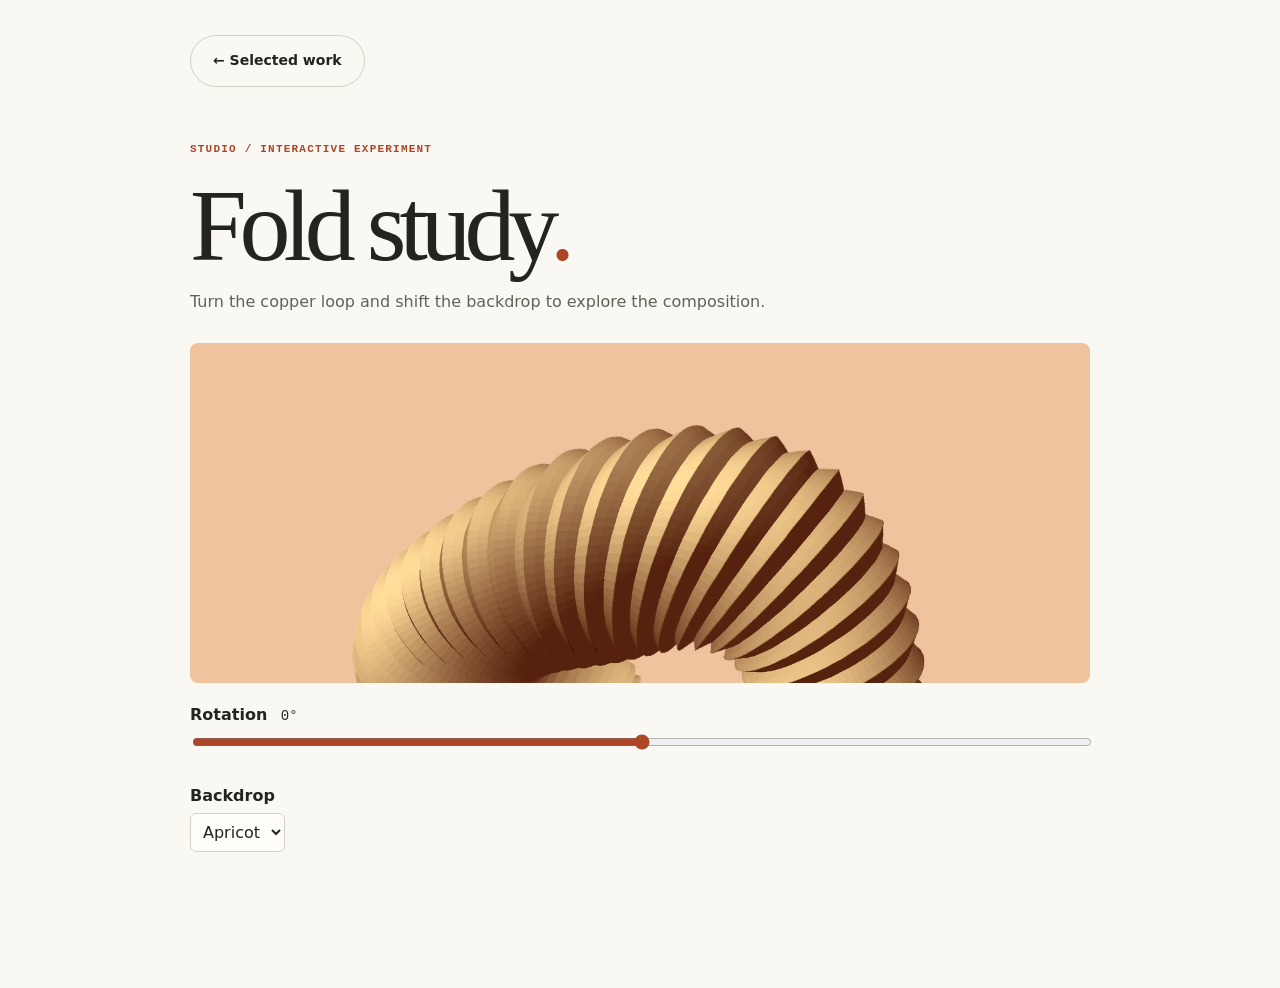
<file: demos/fold.html>
<!doctype html><html lang="en"><head><meta charset="utf-8"><meta name="viewport" content="width=device-width,initial-scale=1"><meta name="description" content="Turn the copper loop and shift the backdrop to explore the composition."><title>Fold study | Choto Afa Studio</title><link rel="icon" href="../assets/images/mark.svg"><link rel="stylesheet" href="../assets/css/style.css"><link rel="stylesheet" href="demo.css"><script defer src="demo.js"></script></head><body data-demo="fold"><main class="wrap lab"><a class="secondary" href="../index.html#work">← Selected work</a><p class="eyebrow section-id">STUDIO / INTERACTIVE EXPERIMENT</p><h1>Fold study<em>.</em></h1><p class="lead">Turn the copper loop and shift the backdrop to explore the composition.</p><div class="stage"><img src="../assets/images/fold.webp" width="900" height="915" alt="Copper ribbed sculpture"></div><label for="turn">Rotation <output id="value" for="turn"></output></label><input id="turn" type="range" min="-180" max="180" value="0"><label for="back">Backdrop</label><select id="back"><option value="#efc39e">Apricot</option><option value="#ccd5c3">Sage</option><option value="#d7cde7">Lilac</option></select><p id="feedback" role="status"></p></main></body></html>
</file>
<file: assets/css/style.css>
*{box-sizing:border-box}
:root{--paper:#faf8f3;--card:#fffdfa;--ink:#24241f;--muted:#626159;--line:#d5d1c7;--accent:#ad4527;--wash:#f1eee6;--accent-text:#ad4527;--serif:Georgia,"Times New Roman",serif;--mono:"Courier New",monospace;color-scheme:light;scroll-behavior:smooth;scroll-padding-top:94px}
:root[data-theme=dark]{color-scheme:dark;--paper:#1e201d;--card:#272923;--ink:#f8f5ed;--muted:#c1c0b5;--line:#474a42;--wash:#282a25;--accent-text:color-mix(in srgb,var(--accent),#fff 52%)}
body{margin:0;background:var(--paper);color:var(--ink);font:16px/1.55 system-ui,-apple-system,"Segoe UI",sans-serif;transition:background .3s,color .3s}
a{color:inherit;text-decoration:none}button,input,textarea{font:inherit;color:inherit}button,summary{cursor:pointer}button{border:0;background:none}button,a,input,textarea,summary{touch-action:manipulation}a:focus-visible,button:focus-visible,summary:focus-visible,input:focus-visible,textarea:focus-visible{outline:3px solid var(--accent-text);outline-offset:4px}
[hidden]{display:none!important}.wrap{width:min(1280px,calc(100% - clamp(40px,10vw,160px)));margin-inline:auto}.ico{width:19px;height:19px;flex:none}.sr,.skip:not(:focus){position:absolute;width:1px;height:1px;overflow:hidden;clip-path:inset(50%)}.skip:focus{position:fixed;z-index:30;background:var(--paper);padding:15px}
header{position:sticky;top:0;z-index:8;background:var(--paper);border-bottom:1px solid var(--line)}.bar{height:78px;display:flex;align-items:center;justify-content:space-between;gap:20px}.brand{display:inline-flex;align-items:center;font-weight:750;font-size:21px;letter-spacing:-1.2px;white-space:nowrap}.brand-dot,em,.slash{color:var(--accent-text)}.mark{background:var(--accent);color:#fff;display:inline-grid;place-items:center;width:36px;height:36px;border-radius:50%;margin-right:10px;font:italic bold 25px/1 var(--serif);padding:0 3px 5px 0;letter-spacing:-1.8px}nav,.controls,.actions,.hero-foot,.plate-meta,.section-top,footer{display:flex;align-items:center}nav{gap:clamp(14px,2.4vw,40px);font-size:14px;font-weight:550}nav a{padding:12px 0;position:relative}nav a[aria-current],nav a:hover{color:var(--accent-text)}nav a[aria-current]:after{content:"";position:absolute;background:currentColor;width:4px;height:4px;border-radius:50%;bottom:5px;left:calc(50% - 2px)}.controls{gap:5px}.icon{width:38px;height:38px;border-radius:50%;display:grid;place-items:center}.icon:hover{background:var(--wash)}.nav-talk,.primary,.secondary{display:inline-flex;align-items:center;justify-content:center;gap:16px;border-radius:99px;font-size:14px;font-weight:650;transition:transform .22s,background .22s}.nav-talk{background:var(--ink);color:var(--paper);padding:10px 18px;margin-left:10px}.nav-talk .ico{width:15px}.hamburger{display:none}.palette-wrap{position:relative}#swatches{position:absolute;right:0;top:calc(100% + 10px);padding:14px;background:var(--card);box-shadow:0 5px 24px #0001;border:1px solid var(--line);border-radius:12px}#swatches div{display:flex;gap:6px;margin-top:6px}#swatches button{width:28px;height:28px;border-radius:50%;background:var(--swatch)}#swatches button[aria-pressed=true]{outline:2px solid var(--ink);outline-offset:2px}.progress{position:absolute;bottom:-1px;height:2px;background:var(--accent);width:100%;transform:scaleX(0);transform-origin:left}
.hero{display:grid;grid-template-columns:minmax(0,1.13fr) minmax(0,.87fr);gap:7%;align-items:center;padding-block:clamp(45px,5.5vw,88px) clamp(36px,4vw,65px)}.eyebrow,small,.hero-foot,.art-id,.plate-meta,.axes,.filters button{font-family:var(--mono)}.eyebrow,.plate-meta,.axes,.hero-foot,.art-id{font-weight:600;font-size:11px;letter-spacing:.11em;text-transform:uppercase}.available{display:flex;align-items:center;gap:11px;color:var(--muted);margin:0 0 22px}.status{width:8px;height:8px;border-radius:50%;background:#47805b;box-shadow:0 0 0 4px #4a85522a}.hero h1{font-size:clamp(64px,7.1vw,112px);font-weight:600;line-height:.99;letter-spacing:-.084em;margin:0 0 26px}.hero em,h2 em{font-family:var(--serif);font-weight:400;letter-spacing:-.066em}.hero em{font-size:1.12em}.role{font-weight:600;font-size:clamp(16px,1.35vw,21px);margin:0}.slash{margin:0 5px}.typed:after{content:"";display:inline-block;height:.9em;border-right:1px solid var(--accent);margin-left:3px}.lead{max-width:440px;color:var(--muted);font-size:clamp(16px,1.2vw,19px);margin:13px 0 28px}.actions{gap:12px;flex-wrap:wrap}.primary,.secondary{padding:14px 22px}.primary{background:var(--accent);color:white}.secondary{background:transparent;border:1px solid var(--line)}.primary:hover,.secondary:hover,.nav-talk:hover{transform:translateY(-3px)}.secondary:hover{border-color:var(--accent-text)}
.poster{margin:0;padding:10px;background:var(--card);border:1px solid var(--line);border-radius:5px;box-shadow:5px 6px 0 var(--wash);transform:perspective(900px) rotateX(var(--rx,0deg)) rotateY(var(--ry,0deg));transition:transform .2s ease-out}.poster-field{aspect-ratio:1.28;position:relative;overflow:hidden;background-color:#f1ca9e;background-image:linear-gradient(#8f66431a 1px,transparent 1px),linear-gradient(90deg,#8f66431a 1px,transparent 1px),radial-gradient(ellipse at 66% 28%,#fae8bc,transparent 65%),linear-gradient(120deg,#edba93,#f0d8b4,#e8b39b);background-size:22px 22px,22px 22px,150% 150%,150% 150%;animation:gradient 16s ease-in-out infinite alternate;color:#533823}.plate-meta{display:flex;justify-content:space-between;position:absolute;inset:15px 15px auto;font-size:9px;z-index:2}.sculpture{position:absolute;left:50%;top:52%;height:80%;width:auto;transform:translate(-50%,-50%) rotate(9deg);filter:drop-shadow(8px 12px 7px #77412237)}.guide{position:absolute;inset:17% 22%;border:1px dashed #88583359;border-radius:50%}.reg,.axes{position:absolute;font:12px var(--mono);color:#684d39}.reg1{left:13px;bottom:12px}.reg2{right:13px;top:38px}.axes{right:15px;bottom:13px;font-size:9px}.poster figcaption{display:flex;justify-content:space-between;align-items:center;padding:12px 6px 1px}.poster figcaption .eyebrow{font-size:9px;color:var(--muted);display:block}.poster figcaption b{font:italic 28px var(--serif);letter-spacing:-1px}.poster figcaption a,.top{border:1px solid var(--line);border-radius:50%;width:38px;height:38px;display:grid;place-items:center}.poster figcaption a:hover{background:var(--wash)}.hero-foot{justify-content:space-between;color:var(--muted);padding-bottom:24px;font-size:10px}.hero-foot i{color:var(--accent-text);margin:0 6px}.hero-foot a{display:flex;align-items:center;gap:10px}.hero-foot .ico{width:14px;height:18px}.discipline{background:var(--wash);border-block:1px solid var(--line)}.discipline .wrap{display:flex;justify-content:space-between;gap:20px;padding:17px 0}.discipline span{display:flex;align-items:center;gap:clamp(8px,2vw,28px);font:italic clamp(17px,2vw,30px) var(--serif)}.discipline .ico{color:var(--accent-text);width:18px;height:18px}
.section,.contact-section{padding-block:clamp(62px,7vw,108px)}.section-id{color:var(--accent-text);margin:0 0 17px}.split,.faq,.contact-grid{display:grid;grid-template-columns:1fr 1fr;gap:7%}h2{font-size:clamp(44px,4.8vw,76px);line-height:1.04;letter-spacing:-.066em;font-weight:550;margin:0}h3{letter-spacing:-.035em}.intro{font-size:clamp(19px,1.6vw,25px);margin:0}.muted,article p,.faq p,.form-note,#dialog-copy,#repoNote{color:var(--muted)}.skills{display:grid;grid-template-columns:repeat(3,1fr);gap:20px;margin-top:38px}.skills div{border-top:1px solid var(--line);padding-top:14px;display:flex;align-items:baseline;gap:12px}.skills small{color:var(--accent-text)}.work-section{background:var(--wash)}.section-top{justify-content:space-between;align-items:flex-end;gap:18px;margin-bottom:28px}.filters{display:flex;gap:5px;flex-wrap:wrap}.filters button{border:1px solid var(--line);border-radius:20px;padding:8px 13px;font-size:12px}.filters button[aria-pressed=true]{background:var(--ink);color:var(--paper)}.projects{display:grid;grid-template-columns:repeat(2,minmax(0,1fr));gap:26px}.project{width:100%;padding:0;text-align:left}.project-art{aspect-ratio:1.83;position:relative;overflow:hidden;display:block;border-radius:4px;color:#322d25}.chromatic{background:#e5d9f4}.fold{background:radial-gradient(ellipse at center,#f7d59f,#dea47d)}.art-id{position:absolute;left:18px;top:15px;font-size:9px}.chips{position:absolute;inset:20% 15%;transform:rotate(-8deg);display:flex;transition:transform .35s}.chips i{width:25%;height:100%;border:5px solid #fbf7f0;border-bottom-width:18px;background:#92586f;box-shadow:1px 3px 5px #3523341a}.chips i:nth-child(2){background:#d89086;transform:translateY(6%)}.chips i:nth-child(3){background:#e9b16a;transform:translateY(12%)}.chips i:nth-child(4){background:#d2d094;transform:translateY(18%)}.art-word{position:absolute;bottom:10px;left:18px;font:italic clamp(20px,2.2vw,34px) var(--serif);letter-spacing:-1.5px}.fold img{position:absolute;inset:10% 0;height:80%;width:100%;object-fit:contain;transition:transform .4s}.project:hover .fold img,.project:hover .chips{transform:rotate(5deg)}.project-meta{display:flex;justify-content:space-between;align-items:center;padding-top:15px}.project-meta small{font-size:11px;text-transform:uppercase;letter-spacing:.1em;color:var(--muted)}.project-meta b{display:block;font-size:25px;letter-spacing:-1px}.projects article p{margin:3px 0 0}.faq details{border-bottom:1px solid var(--line)}.faq details:first-child{border-top:1px solid var(--line)}summary{display:flex;align-items:center;justify-content:space-between;gap:12px;padding:18px 0;font-weight:600}summary::-webkit-details-marker{display:none}summary span{font-size:22px;color:var(--accent-text);transition:transform .2s}details[open] summary span{transform:rotate(45deg)}details p{margin:0 25px 18px 0}
.contact-section{background:var(--wash);border-block:1px solid var(--line)}.orbit{width:250px;height:240px;position:relative;display:grid;place-items:center}.hub,.satellite{border-radius:50%;display:grid;place-content:center;justify-items:center;position:absolute}.hub{width:80px;height:80px;background:var(--accent);color:white;font-weight:650;z-index:2;font-size:14px;line-height:1.2}.hub span{font:24px var(--mono);transition:transform .25s}.orbit.open .hub span{transform:rotate(45deg)}
/* The same path runs in both directions, with the hub above the moving icons. */
.satellite {
  --order: 0;
  --step: 115ms;
  --delay: calc((4 - var(--order)) * var(--step));
  top: 50%; left: 50%;
  width: 46px; height: 46px;
  background: var(--card); border: 1px solid var(--line);
  font-weight: bold;
  opacity: 0;
  transform: translate(-50%, -50%) rotate(-24deg) translate(0, 0) rotate(24deg) scale(.42);
  transition: transform 470ms cubic-bezier(.45, 0, .35, 1) var(--delay),
              opacity 130ms ease-in calc(var(--delay) + 300ms);
}
.satellite[data-channel="1"] { --order: 1; }
.satellite[data-channel="2"] { --order: 2; }
.satellite[data-channel="3"] { --order: 3; }
.satellite[data-channel="4"] { --order: 4; }
.orbit.open .satellite {
  --delay: calc(var(--order) * var(--step));
  opacity: 1;
  transform: translate(-50%, -50%) rotate(0deg) translate(var(--x), var(--y)) rotate(0deg) scale(1);
  transition: transform 560ms cubic-bezier(.22, .78, .22, 1) var(--delay),
              opacity 160ms ease-out var(--delay);
}
.satellite:hover{border-color:var(--accent)}form{padding:clamp(20px,3vw,42px);border:1px solid var(--line);border-radius:6px;background:var(--card)}form h3{margin:0 0 18px;font-size:25px}label{display:block;font-size:13px;font-weight:650;margin-bottom:4px}input,textarea{background:var(--paper);border:1px solid var(--line);border-radius:6px;padding:10px 12px;width:100%;margin-bottom:13px}textarea{resize:vertical}.form-note,#repoNote{font-size:13px}.copy{padding:0;display:inline-flex;align-items:center;gap:7px;font-size:13px;text-decoration:underline}.copy .ico{width:15px}footer{padding-block:30px;justify-content:space-between;gap:15px}footer small,footer>a:last-child{font-size:12px}.top{position:fixed;right:16px;bottom:16px;background:var(--ink);color:var(--paper);z-index:5;opacity:0;visibility:hidden;transition:opacity .2s}.top.on{visibility:visible;opacity:1}#toast{position:fixed;bottom:25px;left:50%;transform:translate(-50%,10px);background:var(--ink);color:var(--paper);border-radius:8px;padding:10px 18px;z-index:12;opacity:0;pointer-events:none;text-align:center;width:max-content;max-width:85vw;transition:.2s}#toast.on{opacity:1;transform:translate(-50%,0)}
dialog{background:var(--card);color:var(--ink);border:1px solid var(--line);border-radius:12px;width:min(520px,90vw);padding:clamp(24px,4vw,50px)}dialog::backdrop{background:#17191499}dialog[open]{animation:enter .2s ease-out}.dialog-close{position:absolute;right:10px;top:10px}#repoNote{display:block;margin-top:14px}.loader{position:fixed;inset:0;z-index:20;display:grid;place-items:center;background:var(--paper);color:var(--accent-text);font:italic 64px var(--serif);pointer-events:none;animation:loader .45s forwards}.hero-copy{animation:enter .6s ease-out}@keyframes enter{from{opacity:0;transform:translateY(10px)}}@keyframes loader{40%{opacity:1}to{opacity:0;visibility:hidden}}@keyframes gradient{to{background-position:0 0,0 0,80% 40%,80% 40%}}
@media(pointer:fine){.poster-field,.project-art{cursor:url("data:image/svg+xml,%3Csvg xmlns='http://www.w3.org/2000/svg' width='30' height='30' viewBox='0 0 30 30'%3E%3Ccircle cx='15' cy='15' r='12' fill='%2324241f'/%3E%3Cpath d='M10 20L20 10m-8 0h8v8' stroke='white' stroke-width='2' fill='none'/%3E%3C/svg%3E") 15 15,pointer}}
@media(max-width:860px){.hamburger{display:grid}.bar{height:64px}.bar nav{display:none;position:absolute;inset:64px 0 auto;padding:12px 5%;background:var(--paper);border-bottom:1px solid var(--line);box-shadow:0 8px 14px #0001}.bar nav.open{display:grid;gap:0}nav a[aria-current]:after{display:none}.hero{gap:5%}.hero h1{font-size:clamp(52px,7.5vw,72px)}.wrap{width:90%}.skills{gap:12px}.skills div{display:block}.skills small{display:block}.faq,.contact-grid{gap:5%}}
@media(max-width:680px){.hero{grid-template-columns:1fr;gap:32px;padding-top:40px}.hero h1{font-size:clamp(65px,13vw,86px);margin-bottom:19px}.available{margin-bottom:18px}.hero-copy .lead{margin:10px 0 21px}.poster{max-width:490px;width:100%;justify-self:center}.poster-field{aspect-ratio:1.48}.hero-foot{padding-bottom:18px}.nav-talk{display:none}.controls{gap:1px}.discipline .wrap{gap:8px;justify-content:space-around}.discipline span{font-size:clamp(12px,2.7vw,17px);gap:5px}.discipline .ico{width:10px}.split,.faq,.contact-grid,.projects{grid-template-columns:1fr;gap:26px}.section-top{align-items:flex-start;flex-direction:column}.skills{grid-template-columns:1fr}.skills div{display:flex;padding-top:10px}.contact-grid>div>p{max-width:350px}.orbit{margin:auto}.hero-foot span{font-size:9px}.hero-foot a{font-size:9px}footer{flex-wrap:wrap}footer .brand{font-size:18px}.primary,.secondary{padding:12px 16px;gap:8px}.art-word{font-size:27px}}
@media(prefers-reduced-motion:reduce){*,*::before,*::after{animation-duration:.01ms!important;animation-iteration-count:1!important;transition-duration:.01ms!important;transition-delay:0ms!important;scroll-behavior:auto!important}.tilt{transform:none}.loader{display:none}}
:root[data-theme=dark] .satellite img{filter:invert(1)}
</file>
<file: demos/demo.css>
.lab{max-width:900px;padding-block:35px 80px}.lab>.eyebrow{margin-top:54px}.lab h1{font:clamp(58px,10vw,102px)/1 var(--serif);margin:0;letter-spacing:-.07em}.lab label{margin-top:20px;font-size:16px}.lab .lead{max-width:650px}.samples{display:grid;grid-template-columns:repeat(4,1fr);min-height:clamp(165px,24vw,280px);border:1px solid var(--line);border-radius:10px;overflow:hidden}.samples button{display:flex;align-items:flex-end;padding:12px}.samples span{font:12px var(--mono);background:#fff;color:#20231d;border-radius:4px;padding:4px}.stage{height:clamp(230px,34vw,340px);background:#efc39e;display:grid;place-items:center;overflow:hidden;border-radius:8px}.stage img{height:78%;width:auto;max-width:82%;object-fit:contain}.lab input,.lab select{accent-color:var(--accent)}.lab select{padding:8px;font:inherit;background:var(--card);color:var(--ink);border:1px solid var(--line);border-radius:6px}.lab output{font:14px var(--mono);margin-left:8px}.lab input[type=range]{padding:0}#feedback{min-height:24px}@media(max-width:450px){.samples button{padding:5px}.samples span{font-size:10px}}
</file>
